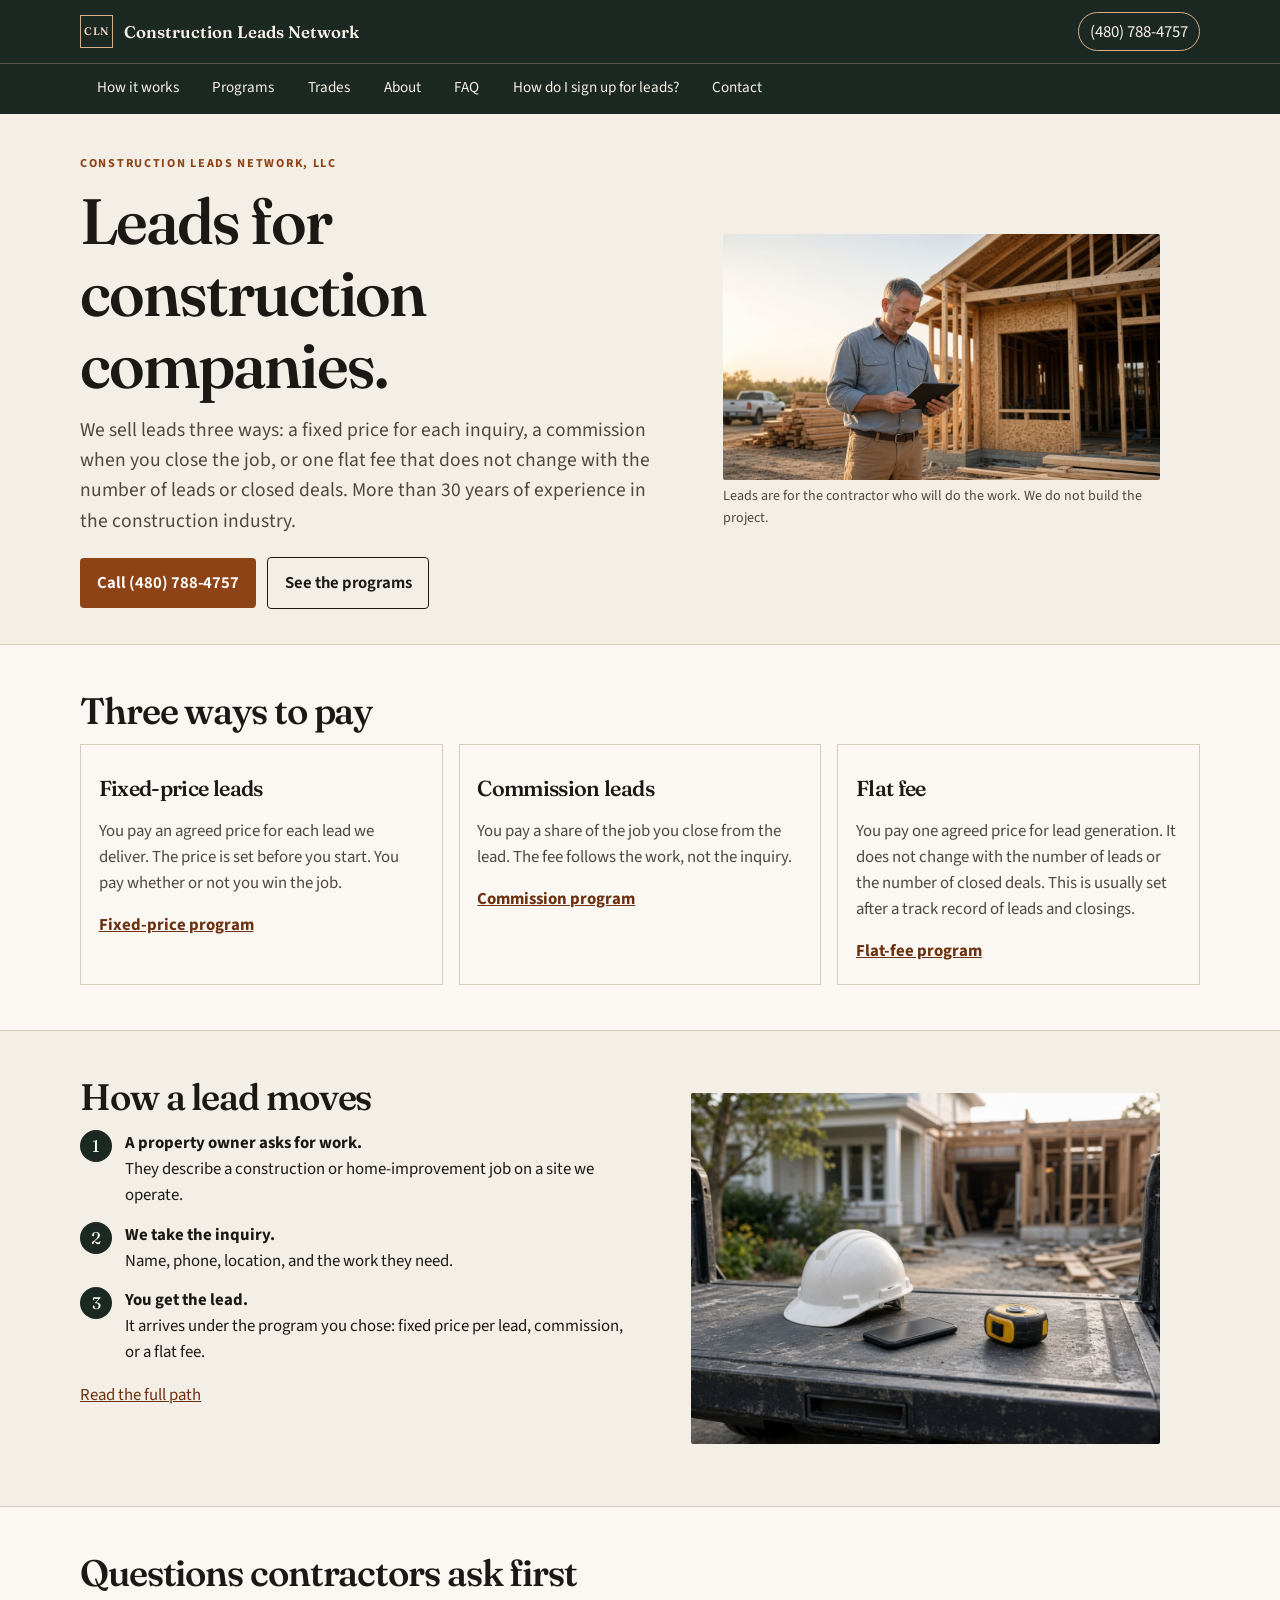
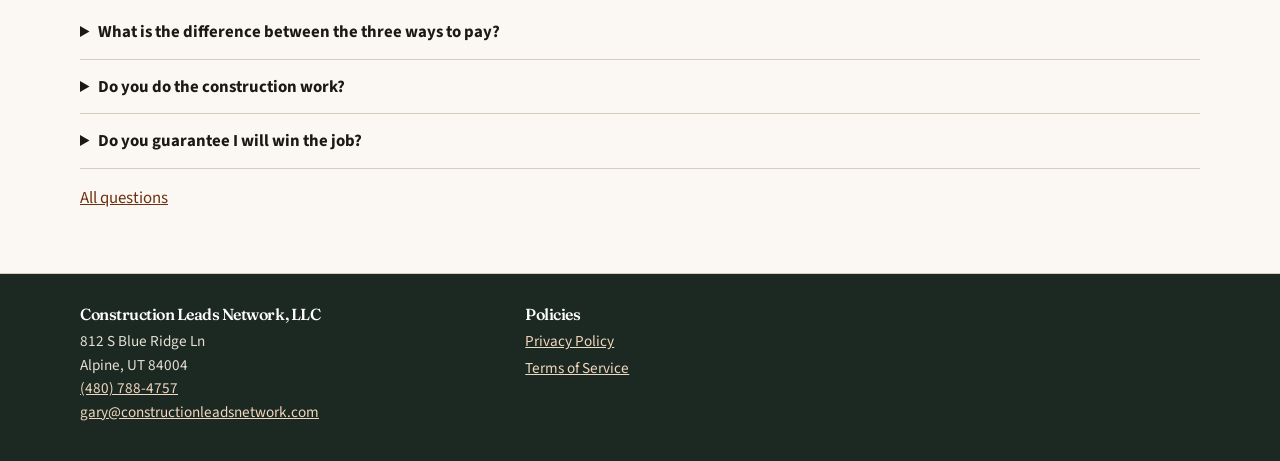
<file: index.html>
<!DOCTYPE html>
<html lang="en">
<head>
  <meta charset="utf-8">
  <meta name="viewport" content="width=device-width, initial-scale=1">
  <title>Construction Leads Network</title>
  <meta name="description" content="Construction Leads Network sells fixed-price, commission, and flat-fee leads to construction companies. More than 30 years of experience in the construction industry.">
  <link rel="preconnect" href="https://fonts.googleapis.com">
  <link rel="preconnect" href="https://fonts.gstatic.com" crossorigin>
  <link href="https://fonts.googleapis.com/css2?family=Fraunces:opsz,wght@9..144,560;9..144,640&family=Source+Sans+3:wght@400;600;700&display=swap" rel="stylesheet">
  <link rel="stylesheet" href="styles.css">
</head>
<body>
  <header class="site">
    <div class="wrap bar">
      <a class="brand" href="index.html"><span class="mark">CLN</span> Construction Leads Network</a>
      <a class="phone-link" href="tel:+14807884757">(480) 788-4757</a>
    </div>
    <nav class="company-tabs" aria-label="Company">
      <div class="wrap">
        <a href="how-it-works.html">How it works</a>
        <a href="programs.html">Programs</a>
        <a href="trades.html">Trades</a>
        <a href="about.html">About</a>
        <a href="faq.html">FAQ</a>
        <a href="sign-up.html">How do I sign up for leads?</a>
        <a href="contact.html">Contact</a>
      </div>
    </nav>
  </header>

  <main>
    <section class="hero">
      <div class="wrap hero-grid">
        <div>
          <p class="kicker">Construction Leads Network, LLC</p>
          <h1>Leads for construction companies.</h1>
          <p class="lede">We sell leads three ways: a fixed price for each inquiry, a commission when you close the job, or one flat fee that does not change with the number of leads or closed deals. More than 30 years of experience in the construction industry.</p>
          <div class="actions">
            <a class="btn" href="tel:+14807884757">Call (480) 788-4757</a>
            <a class="btn ghost" href="programs.html">See the programs</a>
          </div>
        </div>
        <figure class="frame">
          <img src="images/hero-job-site.jpg" alt="A contractor reviews a tablet beside a house under construction." width="1280" height="720">
          <figcaption class="caption">Leads are for the contractor who will do the work. We do not build the project.</figcaption>
        </figure>
      </div>
    </section>

    <section class="band">
      <div class="wrap">
        <h2>Three ways to pay</h2>
        <div class="grid-3">
          <article class="card">
            <h3>Fixed-price leads</h3>
            <p>You pay an agreed price for each lead we deliver. The price is set before you start. You pay whether or not you win the job.</p>
            <p><a class="more" href="programs.html">Fixed-price program</a></p>
          </article>
          <article class="card">
            <h3>Commission leads</h3>
            <p>You pay a share of the job you close from the lead. The fee follows the work, not the inquiry.</p>
            <p><a class="more" href="programs.html">Commission program</a></p>
          </article>
          <article class="card">
            <h3>Flat fee</h3>
            <p>You pay one agreed price for lead generation. It does not change with the number of leads or the number of closed deals. This is usually set after a track record of leads and closings.</p>
            <p><a class="more" href="programs.html">Flat-fee program</a></p>
          </article>
        </div>
      </div>
    </section>

    <section>
      <div class="wrap grid-2">
        <div>
          <h2>How a lead moves</h2>
          <ol class="steps">
            <li><span class="n">1</span><div><strong>A property owner asks for work.</strong><br>They describe a construction or home-improvement job on a site we operate.</div></li>
            <li><span class="n">2</span><div><strong>We take the inquiry.</strong><br>Name, phone, location, and the work they need.</div></li>
            <li><span class="n">3</span><div><strong>You get the lead.</strong><br>It arrives under the program you chose: fixed price per lead, commission, or a flat fee.</div></li>
          </ol>
          <p><a href="how-it-works.html">Read the full path</a></p>
        </div>
        <figure class="frame">
          <img src="images/lead-handoff.jpg" alt="A hard hat, phone, and tape measure on a truck tailgate at a job site." width="1152" height="864">
        </figure>
      </div>
    </section>

    <section class="band">
      <div class="wrap">
        <h2>Questions contractors ask first</h2>
        <details>
          <summary>What is the difference between the three ways to pay?</summary>
          <p>A fixed-price lead has one agreed cost for each inquiry. A commission lead is paid as a share of the job you close. A flat fee is one price for the lead-generation service, and it does not change with how many leads you get or how many deals you close. The flat fee is usually agreed after a track record of leads and closings.</p>
        </details>
        <details>
          <summary>Do you do the construction work?</summary>
          <p>No. We generate and deliver the lead. The contractor does the work and owns the customer relationship after the handoff.</p>
        </details>
        <details>
          <summary>Do you guarantee I will win the job?</summary>
          <p>No. A lead is an introduction to a property owner who asked for work. Hiring is between you and that owner.</p>
        </details>
        <p><a href="faq.html">All questions</a></p>
      </div>
    </section>
  </main>

  <footer class="site">
    <div class="wrap foot">
      <div>
        <h2>Construction Leads Network, LLC</h2>
        812 S Blue Ridge Ln<br>Alpine, UT 84004<br>
        <a href="tel:+14807884757">(480) 788-4757</a><br>
        <a href="mailto:gary@constructionleadsnetwork.com">gary@constructionleadsnetwork.com</a>
      </div>
      <div>
        <h2>Policies</h2>
        <ul>
          <li><a href="privacy.html">Privacy Policy</a></li>
          <li><a href="terms.html">Terms of Service</a></li>
        </ul>
      </div>
    </div>
  </footer>
</body>
</html>
</file>
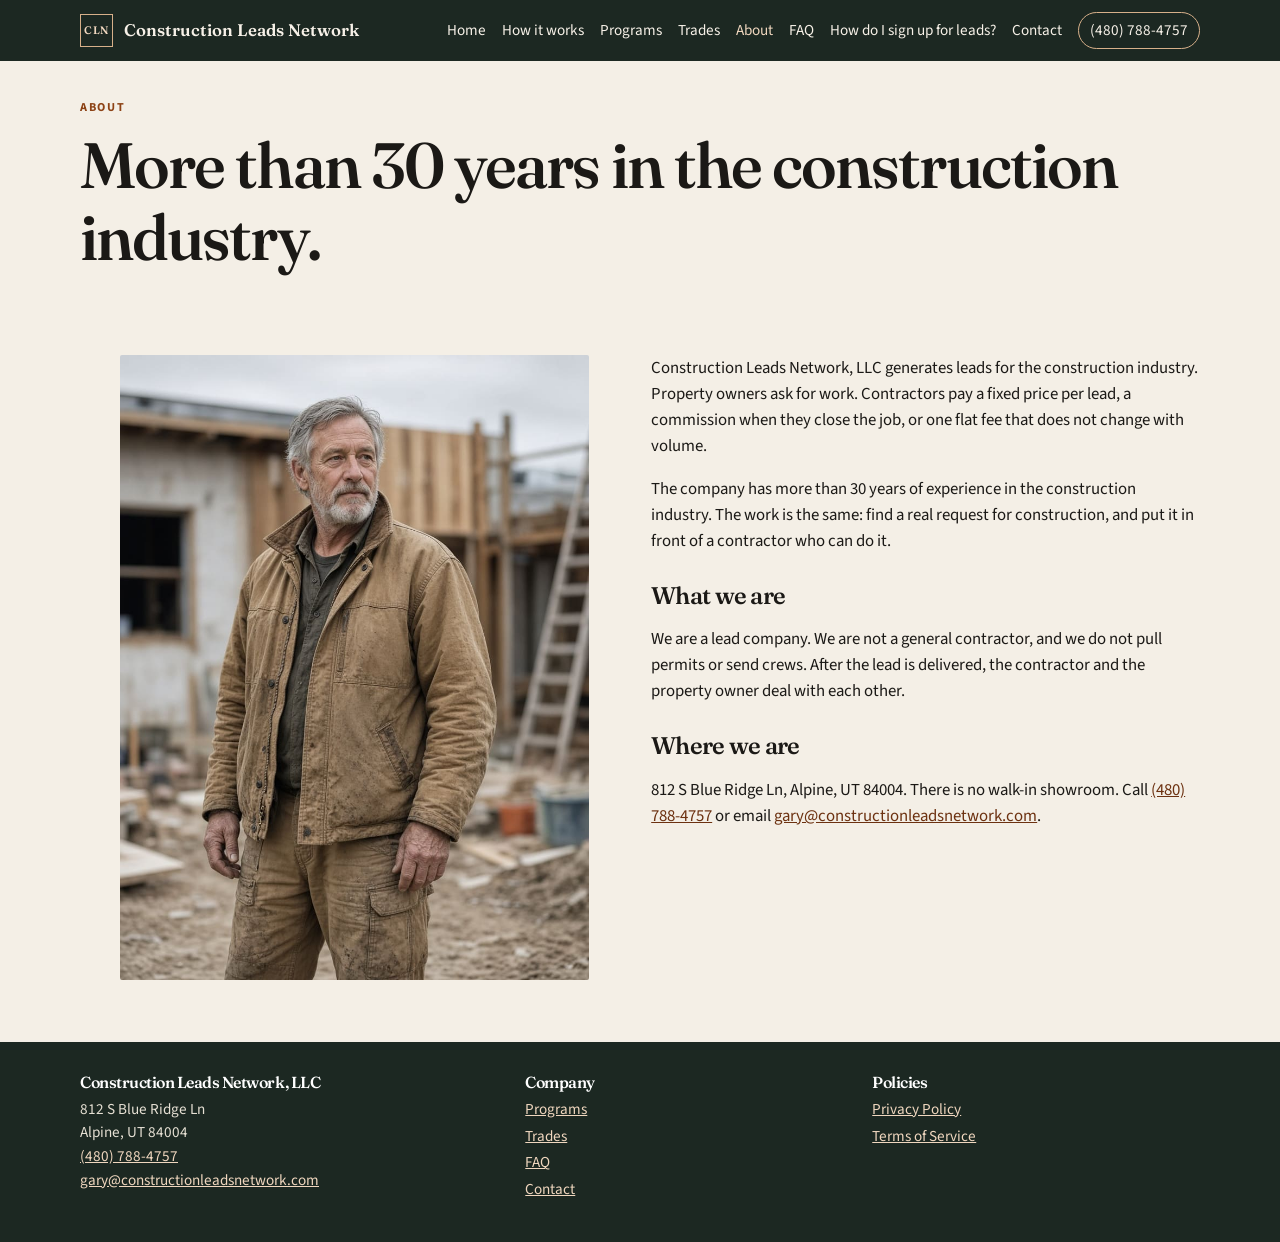
<file: about.html>
<!DOCTYPE html>
<html lang="en">
<head>
  <meta charset="utf-8">
  <meta name="viewport" content="width=device-width, initial-scale=1">
  <title>About · Construction Leads Network</title>
  <meta name="description" content="Construction Leads Network has more than 30 years of experience in the construction industry.">
  <link rel="preconnect" href="https://fonts.googleapis.com">
  <link rel="preconnect" href="https://fonts.gstatic.com" crossorigin>
  <link href="https://fonts.googleapis.com/css2?family=Fraunces:opsz,wght@9..144,560;9..144,640&family=Source+Sans+3:wght@400;600;700&display=swap" rel="stylesheet">
  <link rel="stylesheet" href="styles.css">
</head>
<body>
  <header class="site">
    <div class="wrap bar">
      <a class="brand" href="index.html"><span class="mark">CLN</span> Construction Leads Network</a>
      <nav>
        <a href="index.html">Home</a>
        <a href="how-it-works.html">How it works</a>
        <a href="programs.html">Programs</a>
        <a href="trades.html">Trades</a>
        <a href="about.html" aria-current="page">About</a>
        <a href="faq.html">FAQ</a>
        <a href="sign-up.html">How do I sign up for leads?</a>
        <a href="contact.html">Contact</a>
        <a class="phone-link" href="tel:+14807884757">(480) 788-4757</a>
      </nav>
    </div>
  </header>
  <main>
    <section class="page-intro">
      <div class="wrap">
        <p class="kicker">About</p>
        <h1>More than 30 years in the construction industry.</h1>
      </div>
    </section>
    <section>
      <div class="wrap grid-2">
        <figure class="frame">
          <img src="images/experienced-builder.jpg" alt="An experienced builder standing on a residential job site." width="864" height="1152">
        </figure>
        <div class="prose">
          <p>Construction Leads Network, LLC generates leads for the construction industry. Property owners ask for work. Contractors pay a fixed price per lead, a commission when they close the job, or one flat fee that does not change with volume.</p>
          <p>The company has more than 30 years of experience in the construction industry. The work is the same: find a real request for construction, and put it in front of a contractor who can do it.</p>
          <h2>What we are</h2>
          <p>We are a lead company. We are not a general contractor, and we do not pull permits or send crews. After the lead is delivered, the contractor and the property owner deal with each other.</p>
          <h2>Where we are</h2>
          <p>812 S Blue Ridge Ln, Alpine, UT 84004. There is no walk-in showroom. Call <a href="tel:+14807884757">(480) 788-4757</a> or email <a href="mailto:gary@constructionleadsnetwork.com">gary@constructionleadsnetwork.com</a>.</p>
        </div>
      </div>
    </section>
  </main>
  <footer class="site">
    <div class="wrap foot">
      <div>
        <h2>Construction Leads Network, LLC</h2>
        812 S Blue Ridge Ln<br>Alpine, UT 84004<br>
        <a href="tel:+14807884757">(480) 788-4757</a><br>
        <a href="mailto:gary@constructionleadsnetwork.com">gary@constructionleadsnetwork.com</a>
      </div>
      <div>
        <h2>Company</h2>
        <ul>
          <li><a href="programs.html">Programs</a></li>
          <li><a href="trades.html">Trades</a></li>
          <li><a href="faq.html">FAQ</a></li>
          <li><a href="contact.html">Contact</a></li>
        </ul>
      </div>
      <div>
        <h2>Policies</h2>
        <ul>
          <li><a href="privacy.html">Privacy Policy</a></li>
          <li><a href="terms.html">Terms of Service</a></li>
        </ul>
      </div>
    </div>
  </footer>
</body>
</html>
</file>
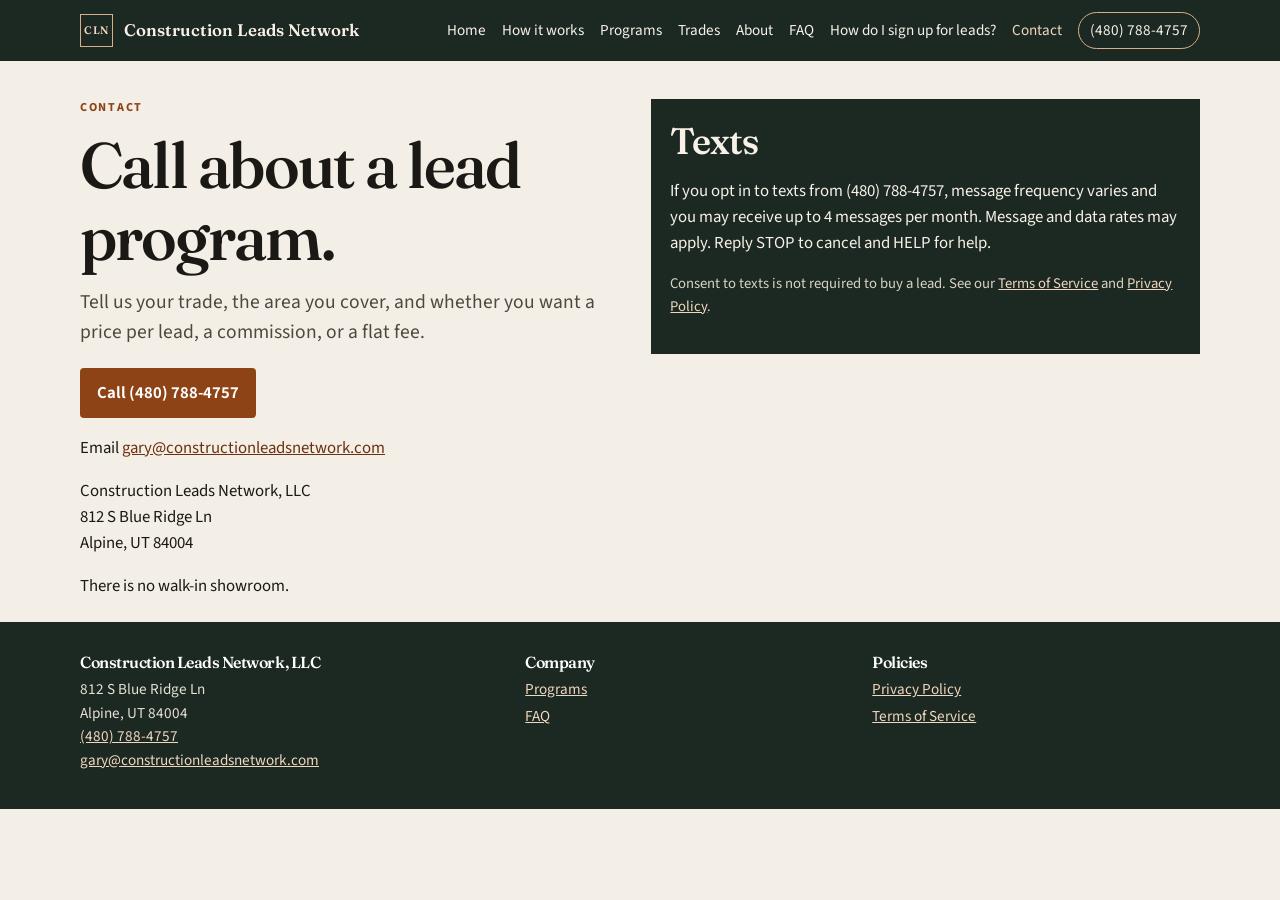
<file: contact.html>
<!DOCTYPE html>
<html lang="en">
<head>
  <meta charset="utf-8">
  <meta name="viewport" content="width=device-width, initial-scale=1">
  <title>Contact · Construction Leads Network</title>
  <meta name="description" content="Call Construction Leads Network at (480) 788-4757 about per-lead, commission, or flat-fee construction leads.">
  <link rel="preconnect" href="https://fonts.googleapis.com">
  <link rel="preconnect" href="https://fonts.gstatic.com" crossorigin>
  <link href="https://fonts.googleapis.com/css2?family=Fraunces:opsz,wght@9..144,560;9..144,640&family=Source+Sans+3:wght@400;600;700&display=swap" rel="stylesheet">
  <link rel="stylesheet" href="styles.css">
</head>
<body>
  <header class="site">
    <div class="wrap bar">
      <a class="brand" href="index.html"><span class="mark">CLN</span> Construction Leads Network</a>
      <nav>
        <a href="index.html">Home</a>
        <a href="how-it-works.html">How it works</a>
        <a href="programs.html">Programs</a>
        <a href="trades.html">Trades</a>
        <a href="about.html">About</a>
        <a href="faq.html">FAQ</a>
        <a href="sign-up.html">How do I sign up for leads?</a>
        <a href="contact.html" aria-current="page">Contact</a>
        <a class="phone-link" href="tel:+14807884757">(480) 788-4757</a>
      </nav>
    </div>
  </header>
  <main>
    <section class="page-intro">
      <div class="wrap grid-2">
        <div>
          <p class="kicker">Contact</p>
          <h1>Call about a lead program.</h1>
          <p class="lede">Tell us your trade, the area you cover, and whether you want a price per lead, a commission, or a flat fee.</p>
          <p><a class="btn" href="tel:+14807884757">Call (480) 788-4757</a></p>
          <p>Email <a href="mailto:gary@constructionleadsnetwork.com">gary@constructionleadsnetwork.com</a></p>
          <p>Construction Leads Network, LLC<br>812 S Blue Ridge Ln<br>Alpine, UT 84004</p>
          <p>There is no walk-in showroom.</p>
        </div>
        <aside class="callout">
          <h2>Texts</h2>
          <p>If you opt in to texts from (480) 788-4757, message frequency varies and you may receive up to 4 messages per month. Message and data rates may apply. Reply STOP to cancel and HELP for help.</p>
          <p class="fine">Consent to texts is not required to buy a lead. See our <a href="terms.html">Terms of Service</a> and <a href="privacy.html">Privacy Policy</a>.</p>
        </aside>
      </div>
    </section>
  </main>
  <footer class="site">
    <div class="wrap foot">
      <div>
        <h2>Construction Leads Network, LLC</h2>
        812 S Blue Ridge Ln<br>Alpine, UT 84004<br>
        <a href="tel:+14807884757">(480) 788-4757</a><br>
        <a href="mailto:gary@constructionleadsnetwork.com">gary@constructionleadsnetwork.com</a>
      </div>
      <div>
        <h2>Company</h2>
        <ul>
          <li><a href="programs.html">Programs</a></li>
          <li><a href="faq.html">FAQ</a></li>
        </ul>
      </div>
      <div>
        <h2>Policies</h2>
        <ul>
          <li><a href="privacy.html">Privacy Policy</a></li>
          <li><a href="terms.html">Terms of Service</a></li>
        </ul>
      </div>
    </div>
  </footer>
</body>
</html>
</file>
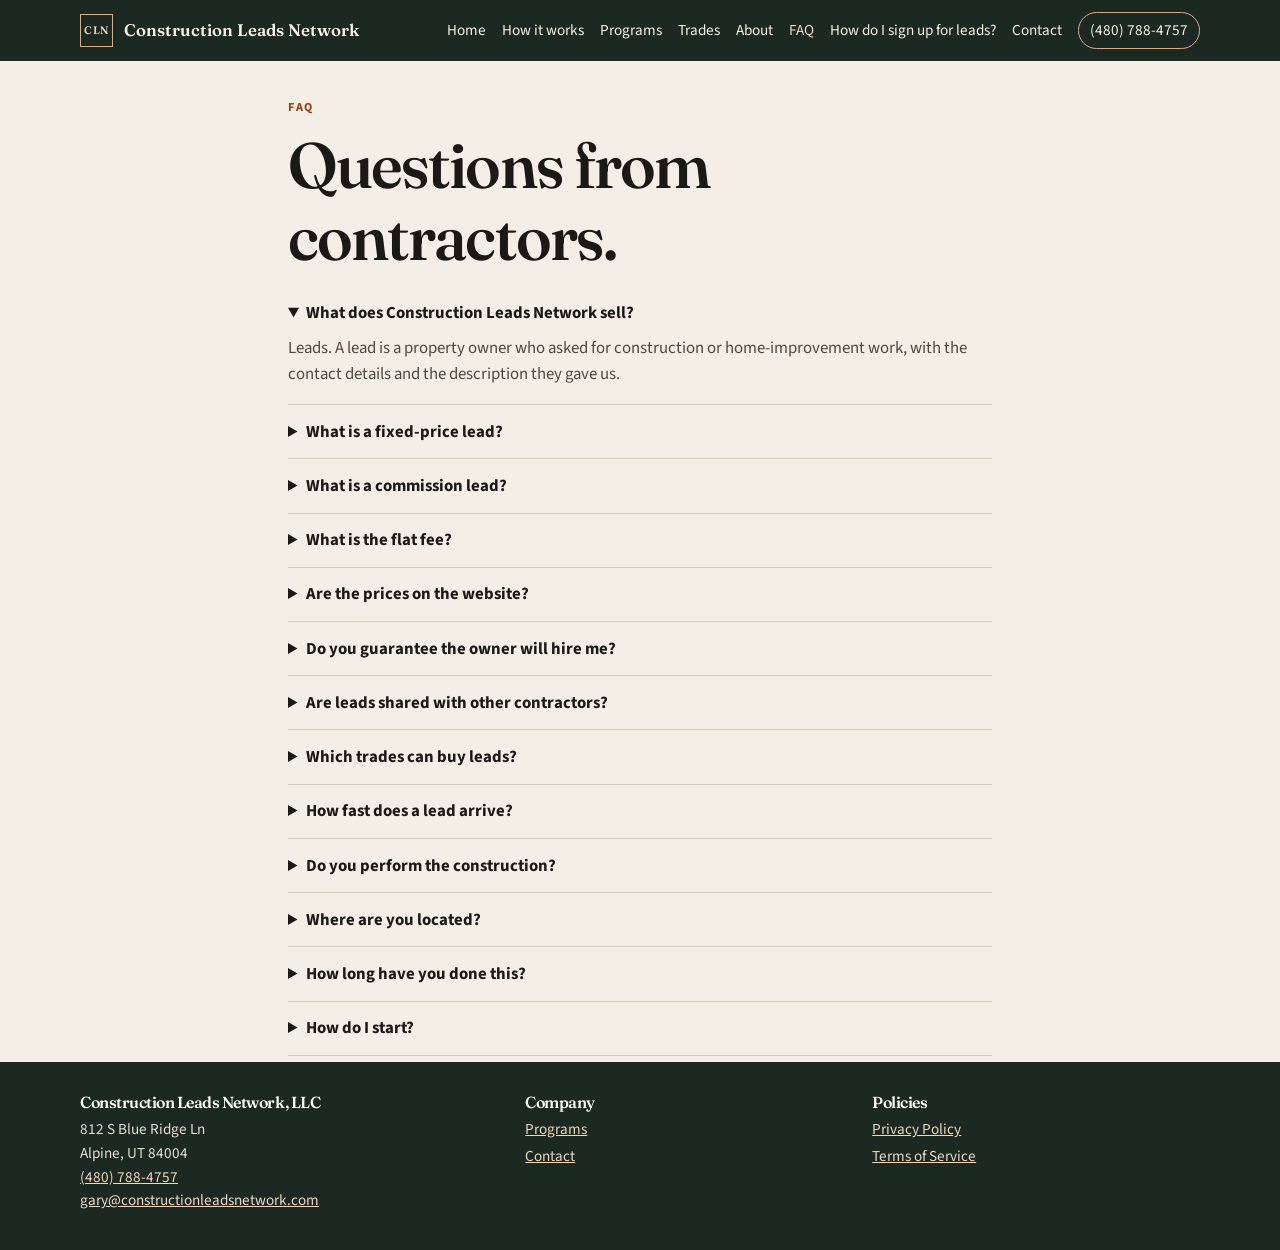
<file: faq.html>
<!DOCTYPE html>
<html lang="en">
<head>
  <meta charset="utf-8">
  <meta name="viewport" content="width=device-width, initial-scale=1">
  <title>FAQ · Construction Leads Network</title>
  <meta name="description" content="Answers about fixed-price leads, commission leads, flat fees, and how Construction Leads Network works.">
  <link rel="preconnect" href="https://fonts.googleapis.com">
  <link rel="preconnect" href="https://fonts.gstatic.com" crossorigin>
  <link href="https://fonts.googleapis.com/css2?family=Fraunces:opsz,wght@9..144,560;9..144,640&family=Source+Sans+3:wght@400;600;700&display=swap" rel="stylesheet">
  <link rel="stylesheet" href="styles.css">
</head>
<body>
  <header class="site">
    <div class="wrap bar">
      <a class="brand" href="index.html"><span class="mark">CLN</span> Construction Leads Network</a>
      <nav>
        <a href="index.html">Home</a>
        <a href="how-it-works.html">How it works</a>
        <a href="programs.html">Programs</a>
        <a href="trades.html">Trades</a>
        <a href="about.html">About</a>
        <a href="faq.html" aria-current="page">FAQ</a>
        <a href="sign-up.html">How do I sign up for leads?</a>
        <a href="contact.html">Contact</a>
        <a class="phone-link" href="tel:+14807884757">(480) 788-4757</a>
      </nav>
    </div>
  </header>
  <main>
    <section class="page-intro">
      <div class="wrap prose">
        <p class="kicker">FAQ</p>
        <h1>Questions from contractors.</h1>
        <details open>
          <summary>What does Construction Leads Network sell?</summary>
          <p>Leads. A lead is a property owner who asked for construction or home-improvement work, with the contact details and the description they gave us.</p>
        </details>
        <details>
          <summary>What is a fixed-price lead?</summary>
          <p>You pay an agreed price for each lead. The price is set before delivery. You pay it whether or not you win the job.</p>
        </details>
        <details>
          <summary>What is a commission lead?</summary>
          <p>You pay an agreed share of the job you close from that lead. If you do not close the job, you do not pay a commission on it.</p>
        </details>
        <details>
          <summary>What is the flat fee?</summary>
          <p>One agreed price for lead generation. It does not change with the number of leads or the number of closed deals. It is usually agreed after a track record of leads and closings has been established.</p>
        </details>
        <details>
          <summary>Are the prices on the website?</summary>
          <p>No. The per-lead price, the commission rate, and the flat fee depend on the trade and the agreement. Call (480) 788-4757 and we will quote the terms.</p>
        </details>
        <details>
          <summary>Do you guarantee the owner will hire me?</summary>
          <p>No. We introduce you to someone who asked for work. The hire is between you and the owner.</p>
        </details>
        <details>
          <summary>Are leads shared with other contractors?</summary>
          <p>That is part of the agreement for your program. Ask when you call. We will tell you, before you start, whether a lead goes to one contractor or more than one.</p>
        </details>
        <details>
          <summary>Which trades can buy leads?</summary>
          <p>Residential construction and home-improvement trades, including remodeling, roofing, concrete, electrical, plumbing, HVAC, painting, and related work. See the <a href="trades.html">trades list</a>. If yours is missing, call and ask.</p>
        </details>
        <details>
          <summary>How fast does a lead arrive?</summary>
          <p>We send a lead after the property owner submits the request. We do not promise a daily count.</p>
        </details>
        <details>
          <summary>Do you perform the construction?</summary>
          <p>No. We do not bid the job, pull the permit, or send a crew.</p>
        </details>
        <details>
          <summary>Where are you located?</summary>
          <p>812 S Blue Ridge Ln, Alpine, UT 84004. There is no walk-in showroom. Phone (480) 788-4757. Email gary@constructionleadsnetwork.com.</p>
        </details>
        <details>
          <summary>How long have you done this?</summary>
          <p>More than 30 years.</p>
        </details>
        <details>
          <summary>How do I start?</summary>
          <p>Call <a href="tel:+14807884757">(480) 788-4757</a> or follow <a href="sign-up.html">How do I sign up for leads?</a> We will ask your trade, the area you cover, and whether you want per-lead, commission, or flat-fee pricing.</p>
        </details>
      </div>
    </section>
  </main>
  <footer class="site">
    <div class="wrap foot">
      <div>
        <h2>Construction Leads Network, LLC</h2>
        812 S Blue Ridge Ln<br>Alpine, UT 84004<br>
        <a href="tel:+14807884757">(480) 788-4757</a><br>
        <a href="mailto:gary@constructionleadsnetwork.com">gary@constructionleadsnetwork.com</a>
      </div>
      <div>
        <h2>Company</h2>
        <ul>
          <li><a href="programs.html">Programs</a></li>
          <li><a href="contact.html">Contact</a></li>
        </ul>
      </div>
      <div>
        <h2>Policies</h2>
        <ul>
          <li><a href="privacy.html">Privacy Policy</a></li>
          <li><a href="terms.html">Terms of Service</a></li>
        </ul>
      </div>
    </div>
  </footer>
</body>
</html>
</file>
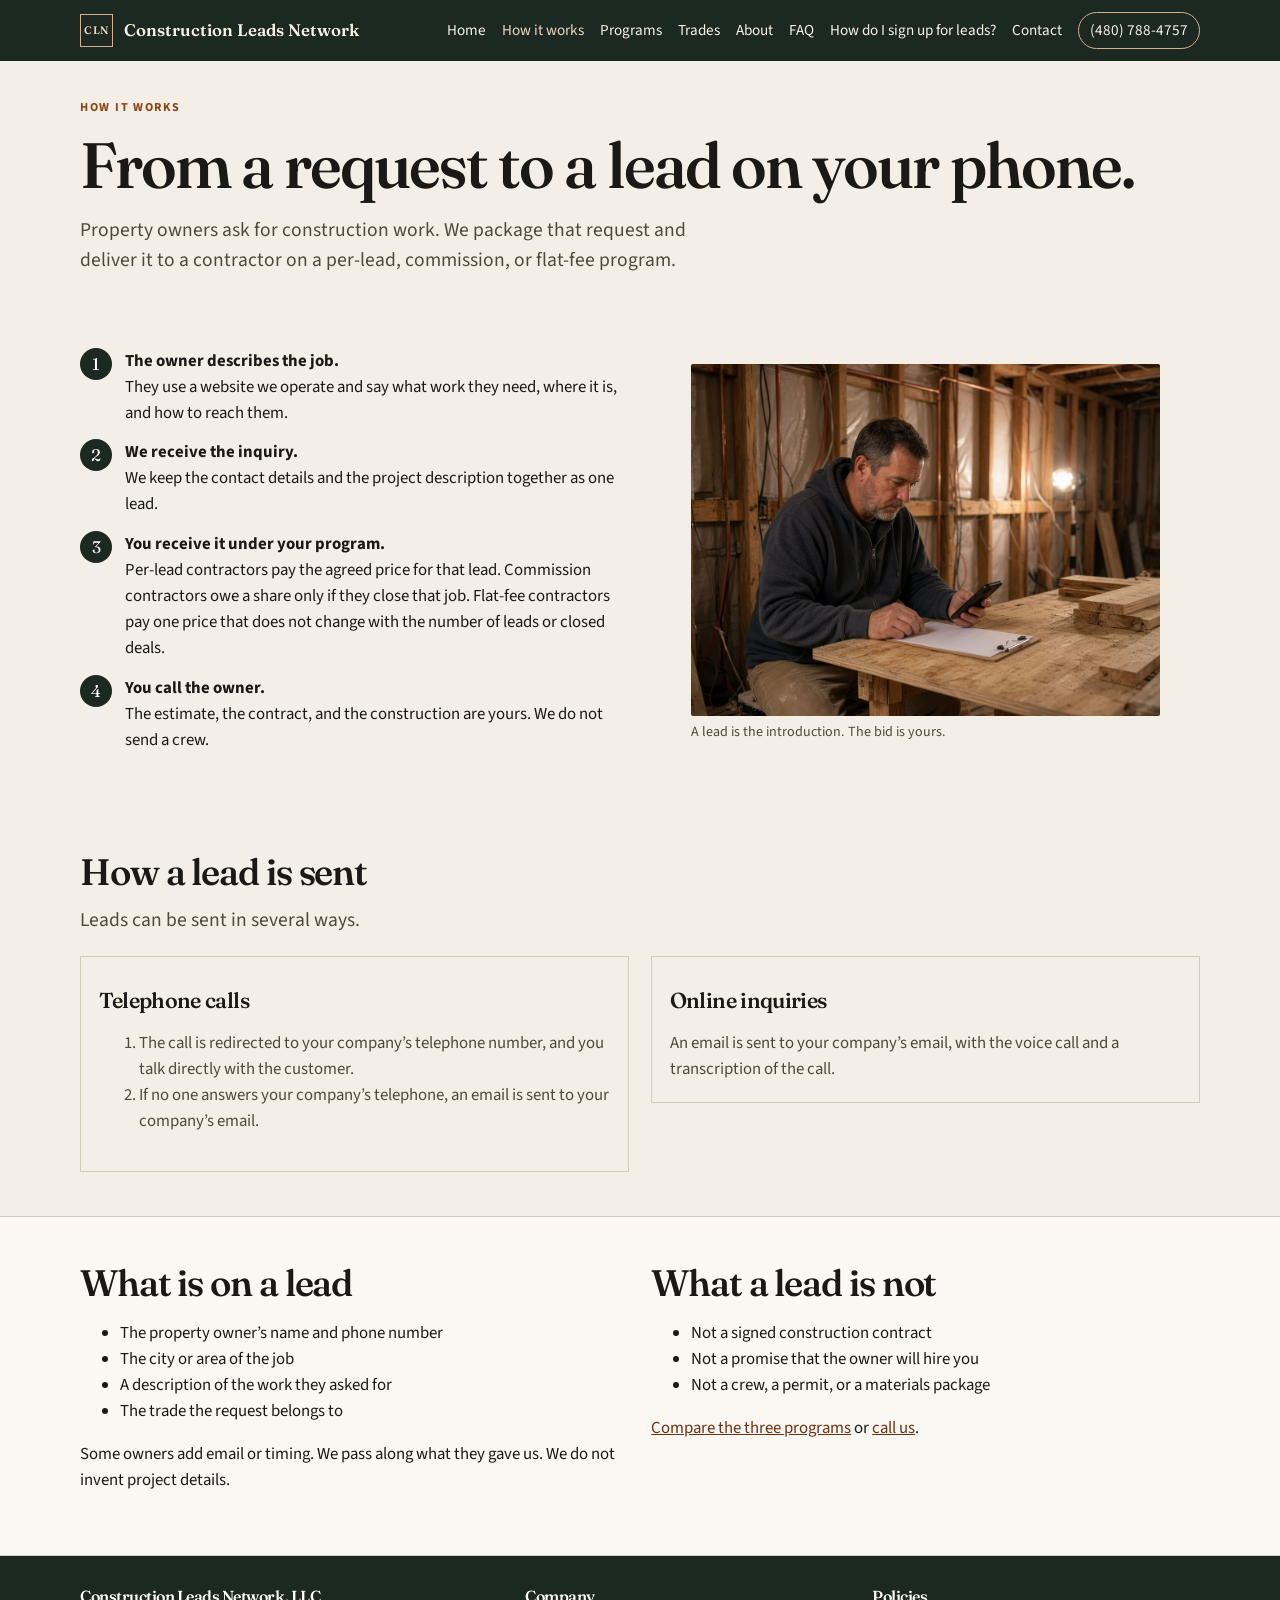
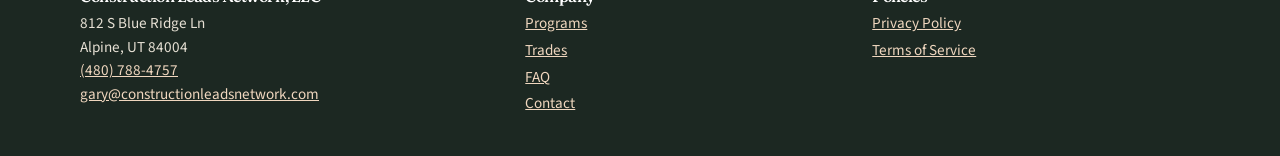
<file: how-it-works.html>
<!DOCTYPE html>
<html lang="en">
<head>
  <meta charset="utf-8">
  <meta name="viewport" content="width=device-width, initial-scale=1">
  <title>How it works · Construction Leads Network</title>
  <meta name="description" content="How Construction Leads Network takes a property-owner inquiry and delivers it to a construction contractor.">
  <link rel="preconnect" href="https://fonts.googleapis.com">
  <link rel="preconnect" href="https://fonts.gstatic.com" crossorigin>
  <link href="https://fonts.googleapis.com/css2?family=Fraunces:opsz,wght@9..144,560;9..144,640&family=Source+Sans+3:wght@400;600;700&display=swap" rel="stylesheet">
  <link rel="stylesheet" href="styles.css">
</head>
<body>
  <header class="site">
    <div class="wrap bar">
      <a class="brand" href="index.html"><span class="mark">CLN</span> Construction Leads Network</a>
      <nav>
        <a href="index.html">Home</a>
        <a href="how-it-works.html" aria-current="page">How it works</a>
        <a href="programs.html">Programs</a>
        <a href="trades.html">Trades</a>
        <a href="about.html">About</a>
        <a href="faq.html">FAQ</a>
        <a href="sign-up.html">How do I sign up for leads?</a>
        <a href="contact.html">Contact</a>
        <a class="phone-link" href="tel:+14807884757">(480) 788-4757</a>
      </nav>
    </div>
  </header>
  <main>
    <section class="page-intro">
      <div class="wrap">
        <p class="kicker">How it works</p>
        <h1>From a request to a lead on your phone.</h1>
        <p class="lede">Property owners ask for construction work. We package that request and deliver it to a contractor on a per-lead, commission, or flat-fee program.</p>
      </div>
    </section>
    <section>
      <div class="wrap grid-2">
        <ol class="steps">
          <li><span class="n">1</span><div><strong>The owner describes the job.</strong><br>They use a website we operate and say what work they need, where it is, and how to reach them.</div></li>
          <li><span class="n">2</span><div><strong>We receive the inquiry.</strong><br>We keep the contact details and the project description together as one lead.</div></li>
          <li><span class="n">3</span><div><strong>You receive it under your program.</strong><br>Per-lead contractors pay the agreed price for that lead. Commission contractors owe a share only if they close that job. Flat-fee contractors pay one price that does not change with the number of leads or closed deals.</div></li>
          <li><span class="n">4</span><div><strong>You call the owner.</strong><br>The estimate, the contract, and the construction are yours. We do not send a crew.</div></li>
        </ol>
        <figure class="frame">
          <img src="images/fixed-price-review.jpg" alt="A contractor checks a phone beside a blank clipboard inside a framed house." width="1152" height="864">
          <figcaption class="caption">A lead is the introduction. The bid is yours.</figcaption>
        </figure>
      </div>
    </section>
    <section id="how-leads-are-sent">
      <div class="wrap">
        <h2>How a lead is sent</h2>
        <p class="lede">Leads can be sent in several ways.</p>
        <div class="grid-2">
          <article class="card">
            <h3>Telephone calls</h3>
            <ol>
              <li>The call is redirected to your company’s telephone number, and you talk directly with the customer.</li>
              <li>If no one answers your company’s telephone, an email is sent to your company’s email.</li>
            </ol>
          </article>
          <article class="card">
            <h3>Online inquiries</h3>
            <p>An email is sent to your company’s email, with the voice call and a transcription of the call.</p>
          </article>
        </div>
      </div>
    </section>
    <section class="band">
      <div class="wrap grid-2">
        <div>
          <h2>What is on a lead</h2>
          <ul>
            <li>The property owner’s name and phone number</li>
            <li>The city or area of the job</li>
            <li>A description of the work they asked for</li>
            <li>The trade the request belongs to</li>
          </ul>
          <p>Some owners add email or timing. We pass along what they gave us. We do not invent project details.</p>
        </div>
        <div>
          <h2>What a lead is not</h2>
          <ul>
            <li>Not a signed construction contract</li>
            <li>Not a promise that the owner will hire you</li>
            <li>Not a crew, a permit, or a materials package</li>
          </ul>
          <p><a href="programs.html">Compare the three programs</a> or <a href="contact.html">call us</a>.</p>
        </div>
      </div>
    </section>
  </main>
  <footer class="site">
    <div class="wrap foot">
      <div>
        <h2>Construction Leads Network, LLC</h2>
        812 S Blue Ridge Ln<br>Alpine, UT 84004<br>
        <a href="tel:+14807884757">(480) 788-4757</a><br>
        <a href="mailto:gary@constructionleadsnetwork.com">gary@constructionleadsnetwork.com</a>
      </div>
      <div>
        <h2>Company</h2>
        <ul>
          <li><a href="programs.html">Programs</a></li>
          <li><a href="trades.html">Trades</a></li>
          <li><a href="faq.html">FAQ</a></li>
          <li><a href="contact.html">Contact</a></li>
        </ul>
      </div>
      <div>
        <h2>Policies</h2>
        <ul>
          <li><a href="privacy.html">Privacy Policy</a></li>
          <li><a href="terms.html">Terms of Service</a></li>
        </ul>
      </div>
    </div>
  </footer>
</body>
</html>
</file>
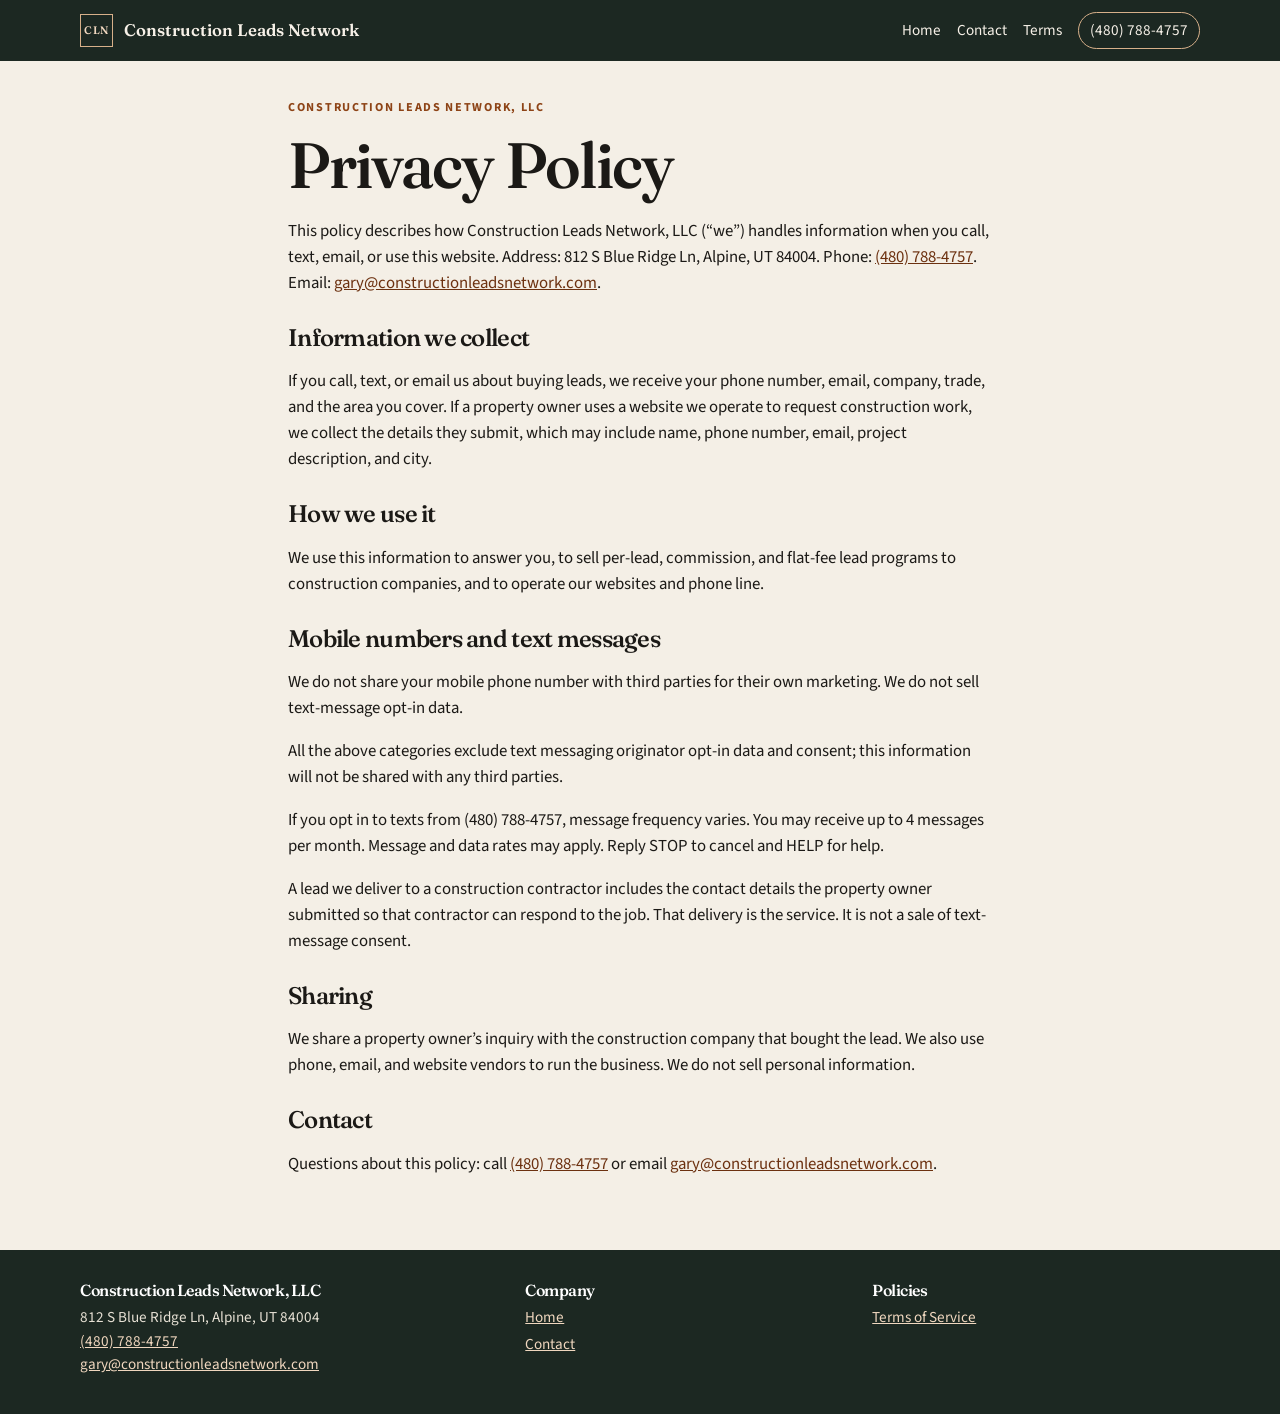
<file: privacy.html>
<!DOCTYPE html>
<html lang="en">
<head>
  <meta charset="utf-8">
  <meta name="viewport" content="width=device-width, initial-scale=1">
  <title>Privacy Policy · Construction Leads Network</title>
  <link rel="preconnect" href="https://fonts.googleapis.com">
  <link rel="preconnect" href="https://fonts.gstatic.com" crossorigin>
  <link href="https://fonts.googleapis.com/css2?family=Fraunces:opsz,wght@9..144,560;9..144,640&family=Source+Sans+3:wght@400;600;700&display=swap" rel="stylesheet">
  <link rel="stylesheet" href="styles.css">
</head>
<body>
  <header class="site">
    <div class="wrap bar">
      <a class="brand" href="index.html"><span class="mark">CLN</span> Construction Leads Network</a>
      <nav>
        <a href="index.html">Home</a>
        <a href="contact.html">Contact</a>
        <a href="terms.html">Terms</a>
        <a class="phone-link" href="tel:+14807884757">(480) 788-4757</a>
      </nav>
    </div>
  </header>
  <main class="wrap prose" style="padding: 2.4rem 0 3.5rem;">
    <p class="kicker">Construction Leads Network, LLC</p>
    <h1>Privacy Policy</h1>
    <p>This policy describes how Construction Leads Network, LLC (“we”) handles information when you call, text, email, or use this website. Address: 812 S Blue Ridge Ln, Alpine, UT 84004. Phone: <a href="tel:+14807884757">(480) 788-4757</a>. Email: <a href="mailto:gary@constructionleadsnetwork.com">gary@constructionleadsnetwork.com</a>.</p>

    <h2>Information we collect</h2>
    <p>If you call, text, or email us about buying leads, we receive your phone number, email, company, trade, and the area you cover. If a property owner uses a website we operate to request construction work, we collect the details they submit, which may include name, phone number, email, project description, and city.</p>

    <h2>How we use it</h2>
    <p>We use this information to answer you, to sell per-lead, commission, and flat-fee lead programs to construction companies, and to operate our websites and phone line.</p>

    <h2>Mobile numbers and text messages</h2>
    <p>We do not share your mobile phone number with third parties for their own marketing. We do not sell text-message opt-in data.</p>
    <p>All the above categories exclude text messaging originator opt-in data and consent; this information will not be shared with any third parties.</p>
    <p>If you opt in to texts from (480) 788-4757, message frequency varies. You may receive up to 4 messages per month. Message and data rates may apply. Reply STOP to cancel and HELP for help.</p>
    <p>A lead we deliver to a construction contractor includes the contact details the property owner submitted so that contractor can respond to the job. That delivery is the service. It is not a sale of text-message consent.</p>

    <h2>Sharing</h2>
    <p>We share a property owner’s inquiry with the construction company that bought the lead. We also use phone, email, and website vendors to run the business. We do not sell personal information.</p>

    <h2>Contact</h2>
    <p>Questions about this policy: call <a href="tel:+14807884757">(480) 788-4757</a> or email <a href="mailto:gary@constructionleadsnetwork.com">gary@constructionleadsnetwork.com</a>.</p>
  </main>
  <footer class="site">
    <div class="wrap foot">
      <div>
        <h2>Construction Leads Network, LLC</h2>
        812 S Blue Ridge Ln, Alpine, UT 84004<br>
        <a href="tel:+14807884757">(480) 788-4757</a><br>
        <a href="mailto:gary@constructionleadsnetwork.com">gary@constructionleadsnetwork.com</a>
      </div>
      <div>
        <h2>Company</h2>
        <ul><li><a href="index.html">Home</a></li><li><a href="contact.html">Contact</a></li></ul>
      </div>
      <div>
        <h2>Policies</h2>
        <ul><li><a href="terms.html">Terms of Service</a></li></ul>
      </div>
    </div>
  </footer>
</body>
</html>
</file>
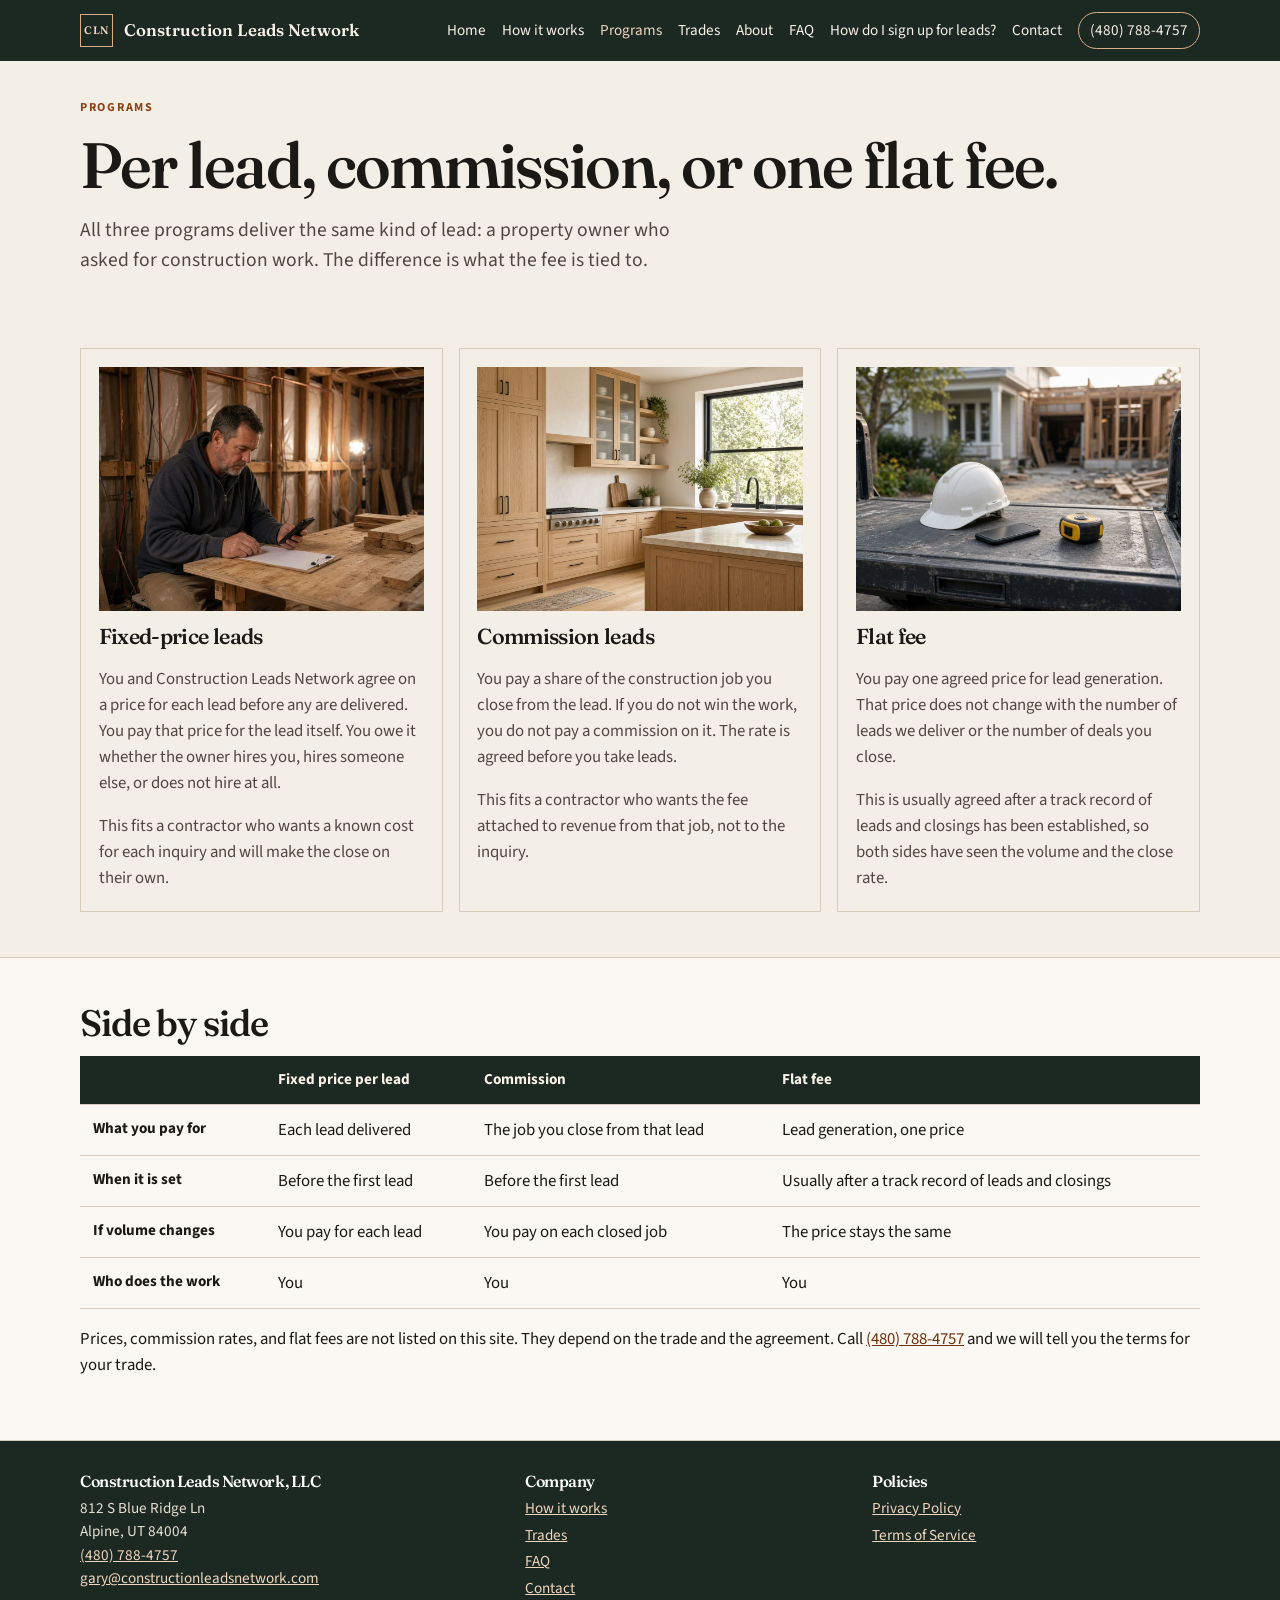
<file: programs.html>
<!DOCTYPE html>
<html lang="en">
<head>
  <meta charset="utf-8">
  <meta name="viewport" content="width=device-width, initial-scale=1">
  <title>Lead programs · Construction Leads Network</title>
  <meta name="description" content="Fixed-price leads, commission leads, and a flat fee for construction contractors.">
  <link rel="preconnect" href="https://fonts.googleapis.com">
  <link rel="preconnect" href="https://fonts.gstatic.com" crossorigin>
  <link href="https://fonts.googleapis.com/css2?family=Fraunces:opsz,wght@9..144,560;9..144,640&family=Source+Sans+3:wght@400;600;700&display=swap" rel="stylesheet">
  <link rel="stylesheet" href="styles.css">
</head>
<body>
  <header class="site">
    <div class="wrap bar">
      <a class="brand" href="index.html"><span class="mark">CLN</span> Construction Leads Network</a>
      <nav>
        <a href="index.html">Home</a>
        <a href="how-it-works.html">How it works</a>
        <a href="programs.html" aria-current="page">Programs</a>
        <a href="trades.html">Trades</a>
        <a href="about.html">About</a>
        <a href="faq.html">FAQ</a>
        <a href="sign-up.html">How do I sign up for leads?</a>
        <a href="contact.html">Contact</a>
        <a class="phone-link" href="tel:+14807884757">(480) 788-4757</a>
      </nav>
    </div>
  </header>
  <main>
    <section class="page-intro">
      <div class="wrap">
        <p class="kicker">Programs</p>
        <h1>Per lead, commission, or one flat fee.</h1>
        <p class="lede">All three programs deliver the same kind of lead: a property owner who asked for construction work. The difference is what the fee is tied to.</p>
      </div>
    </section>
    <section>
      <div class="wrap grid-3">
        <article class="card">
          <img src="images/fixed-price-review.jpg" alt="A contractor reviews a lead on a phone at a remodel." width="1152" height="864">
          <h3>Fixed-price leads</h3>
          <p>You and Construction Leads Network agree on a price for each lead before any are delivered. You pay that price for the lead itself. You owe it whether the owner hires you, hires someone else, or does not hire at all.</p>
          <p>This fits a contractor who wants a known cost for each inquiry and will make the close on their own.</p>
        </article>
        <article class="card">
          <img src="images/finished-remodel.jpg" alt="A finished residential kitchen after a remodel." width="1152" height="864">
          <h3>Commission leads</h3>
          <p>You pay a share of the construction job you close from the lead. If you do not win the work, you do not pay a commission on it. The rate is agreed before you take leads.</p>
          <p>This fits a contractor who wants the fee attached to revenue from that job, not to the inquiry.</p>
        </article>
        <article class="card">
          <img src="images/lead-handoff.jpg" alt="A phone and hard hat on a truck tailgate at a job site." width="1152" height="864">
          <h3>Flat fee</h3>
          <p>You pay one agreed price for lead generation. That price does not change with the number of leads we deliver or the number of deals you close.</p>
          <p>This is usually agreed after a track record of leads and closings has been established, so both sides have seen the volume and the close rate.</p>
        </article>
      </div>
    </section>
    <section class="band">
      <div class="wrap">
        <h2>Side by side</h2>
        <div class="table-wrap">
        <table>
          <thead>
            <tr><th></th><th>Fixed price per lead</th><th>Commission</th><th>Flat fee</th></tr>
          </thead>
          <tbody>
            <tr><th>What you pay for</th><td>Each lead delivered</td><td>The job you close from that lead</td><td>Lead generation, one price</td></tr>
            <tr><th>When it is set</th><td>Before the first lead</td><td>Before the first lead</td><td>Usually after a track record of leads and closings</td></tr>
            <tr><th>If volume changes</th><td>You pay for each lead</td><td>You pay on each closed job</td><td>The price stays the same</td></tr>
            <tr><th>Who does the work</th><td>You</td><td>You</td><td>You</td></tr>
          </tbody>
        </table>
        </div>
        <p>Prices, commission rates, and flat fees are not listed on this site. They depend on the trade and the agreement. Call <a href="tel:+14807884757">(480) 788-4757</a> and we will tell you the terms for your trade.</p>
      </div>
    </section>
  </main>
  <footer class="site">
    <div class="wrap foot">
      <div>
        <h2>Construction Leads Network, LLC</h2>
        812 S Blue Ridge Ln<br>Alpine, UT 84004<br>
        <a href="tel:+14807884757">(480) 788-4757</a><br>
        <a href="mailto:gary@constructionleadsnetwork.com">gary@constructionleadsnetwork.com</a>
      </div>
      <div>
        <h2>Company</h2>
        <ul>
          <li><a href="how-it-works.html">How it works</a></li>
          <li><a href="trades.html">Trades</a></li>
          <li><a href="faq.html">FAQ</a></li>
          <li><a href="contact.html">Contact</a></li>
        </ul>
      </div>
      <div>
        <h2>Policies</h2>
        <ul>
          <li><a href="privacy.html">Privacy Policy</a></li>
          <li><a href="terms.html">Terms of Service</a></li>
        </ul>
      </div>
    </div>
  </footer>
</body>
</html>
</file>
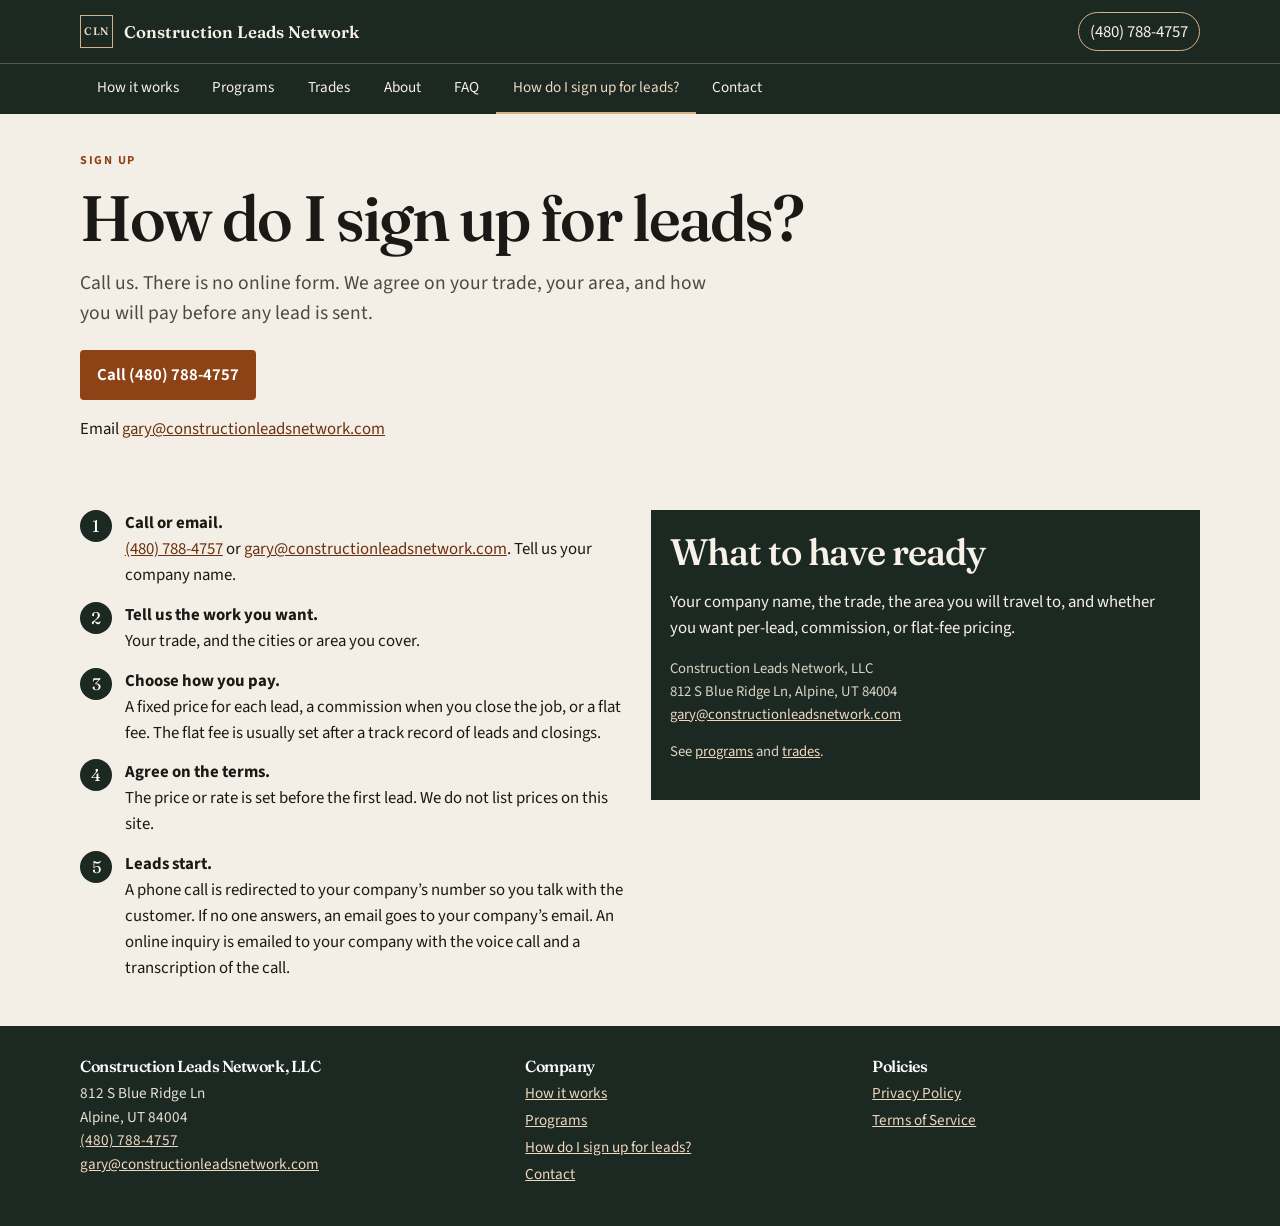
<file: sign-up.html>
<!DOCTYPE html>
<html lang="en">
<head>
  <meta charset="utf-8">
  <meta name="viewport" content="width=device-width, initial-scale=1">
  <title>How do I sign up for leads? · Construction Leads Network</title>
  <meta name="description" content="Call Construction Leads Network to sign up for fixed-price, commission, or flat-fee construction leads.">
  <link rel="preconnect" href="https://fonts.googleapis.com">
  <link rel="preconnect" href="https://fonts.gstatic.com" crossorigin>
  <link href="https://fonts.googleapis.com/css2?family=Fraunces:opsz,wght@9..144,560;9..144,640&family=Source+Sans+3:wght@400;600;700&display=swap" rel="stylesheet">
  <link rel="stylesheet" href="styles.css">
</head>
<body>
  <header class="site">
    <div class="wrap bar">
      <a class="brand" href="index.html"><span class="mark">CLN</span> Construction Leads Network</a>
      <a class="phone-link" href="tel:+14807884757">(480) 788-4757</a>
    </div>
    <nav class="company-tabs" aria-label="Company">
      <div class="wrap">
        <a href="how-it-works.html">How it works</a>
        <a href="programs.html">Programs</a>
        <a href="trades.html">Trades</a>
        <a href="about.html">About</a>
        <a href="faq.html">FAQ</a>
        <a href="sign-up.html" aria-current="page">How do I sign up for leads?</a>
        <a href="contact.html">Contact</a>
      </div>
    </nav>
  </header>
  <main>
    <section class="page-intro">
      <div class="wrap">
        <p class="kicker">Sign up</p>
        <h1>How do I sign up for leads?</h1>
        <p class="lede">Call us. There is no online form. We agree on your trade, your area, and how you will pay before any lead is sent.</p>
        <p><a class="btn" href="tel:+14807884757">Call (480) 788-4757</a></p>
        <p>Email <a href="mailto:gary@constructionleadsnetwork.com">gary@constructionleadsnetwork.com</a></p>
      </div>
    </section>
    <section>
      <div class="wrap grid-2">
        <ol class="steps">
          <li><span class="n">1</span><div><strong>Call or email.</strong><br><a href="tel:+14807884757">(480) 788-4757</a> or <a href="mailto:gary@constructionleadsnetwork.com">gary@constructionleadsnetwork.com</a>. Tell us your company name.</div></li>
          <li><span class="n">2</span><div><strong>Tell us the work you want.</strong><br>Your trade, and the cities or area you cover.</div></li>
          <li><span class="n">3</span><div><strong>Choose how you pay.</strong><br>A fixed price for each lead, a commission when you close the job, or a flat fee. The flat fee is usually set after a track record of leads and closings.</div></li>
          <li><span class="n">4</span><div><strong>Agree on the terms.</strong><br>The price or rate is set before the first lead. We do not list prices on this site.</div></li>
          <li><span class="n">5</span><div><strong>Leads start.</strong><br>A phone call is redirected to your company’s number so you talk with the customer. If no one answers, an email goes to your company’s email. An online inquiry is emailed to your company with the voice call and a transcription of the call.</div></li>
        </ol>
        <aside class="callout">
          <h2>What to have ready</h2>
          <p>Your company name, the trade, the area you will travel to, and whether you want per-lead, commission, or flat-fee pricing.</p>
          <p class="fine">Construction Leads Network, LLC<br>812 S Blue Ridge Ln, Alpine, UT 84004<br><a href="mailto:gary@constructionleadsnetwork.com">gary@constructionleadsnetwork.com</a></p>
          <p class="fine">See <a href="programs.html">programs</a> and <a href="trades.html">trades</a>.</p>
        </aside>
      </div>
    </section>
  </main>
  <footer class="site">
    <div class="wrap foot">
      <div>
        <h2>Construction Leads Network, LLC</h2>
        812 S Blue Ridge Ln<br>Alpine, UT 84004<br>
        <a href="tel:+14807884757">(480) 788-4757</a><br>
        <a href="mailto:gary@constructionleadsnetwork.com">gary@constructionleadsnetwork.com</a>
      </div>
      <div>
        <h2>Company</h2>
        <ul>
          <li><a href="how-it-works.html">How it works</a></li>
          <li><a href="programs.html">Programs</a></li>
          <li><a href="sign-up.html">How do I sign up for leads?</a></li>
          <li><a href="contact.html">Contact</a></li>
        </ul>
      </div>
      <div>
        <h2>Policies</h2>
        <ul>
          <li><a href="privacy.html">Privacy Policy</a></li>
          <li><a href="terms.html">Terms of Service</a></li>
        </ul>
      </div>
    </div>
  </footer>
</body>
</html>
</file>
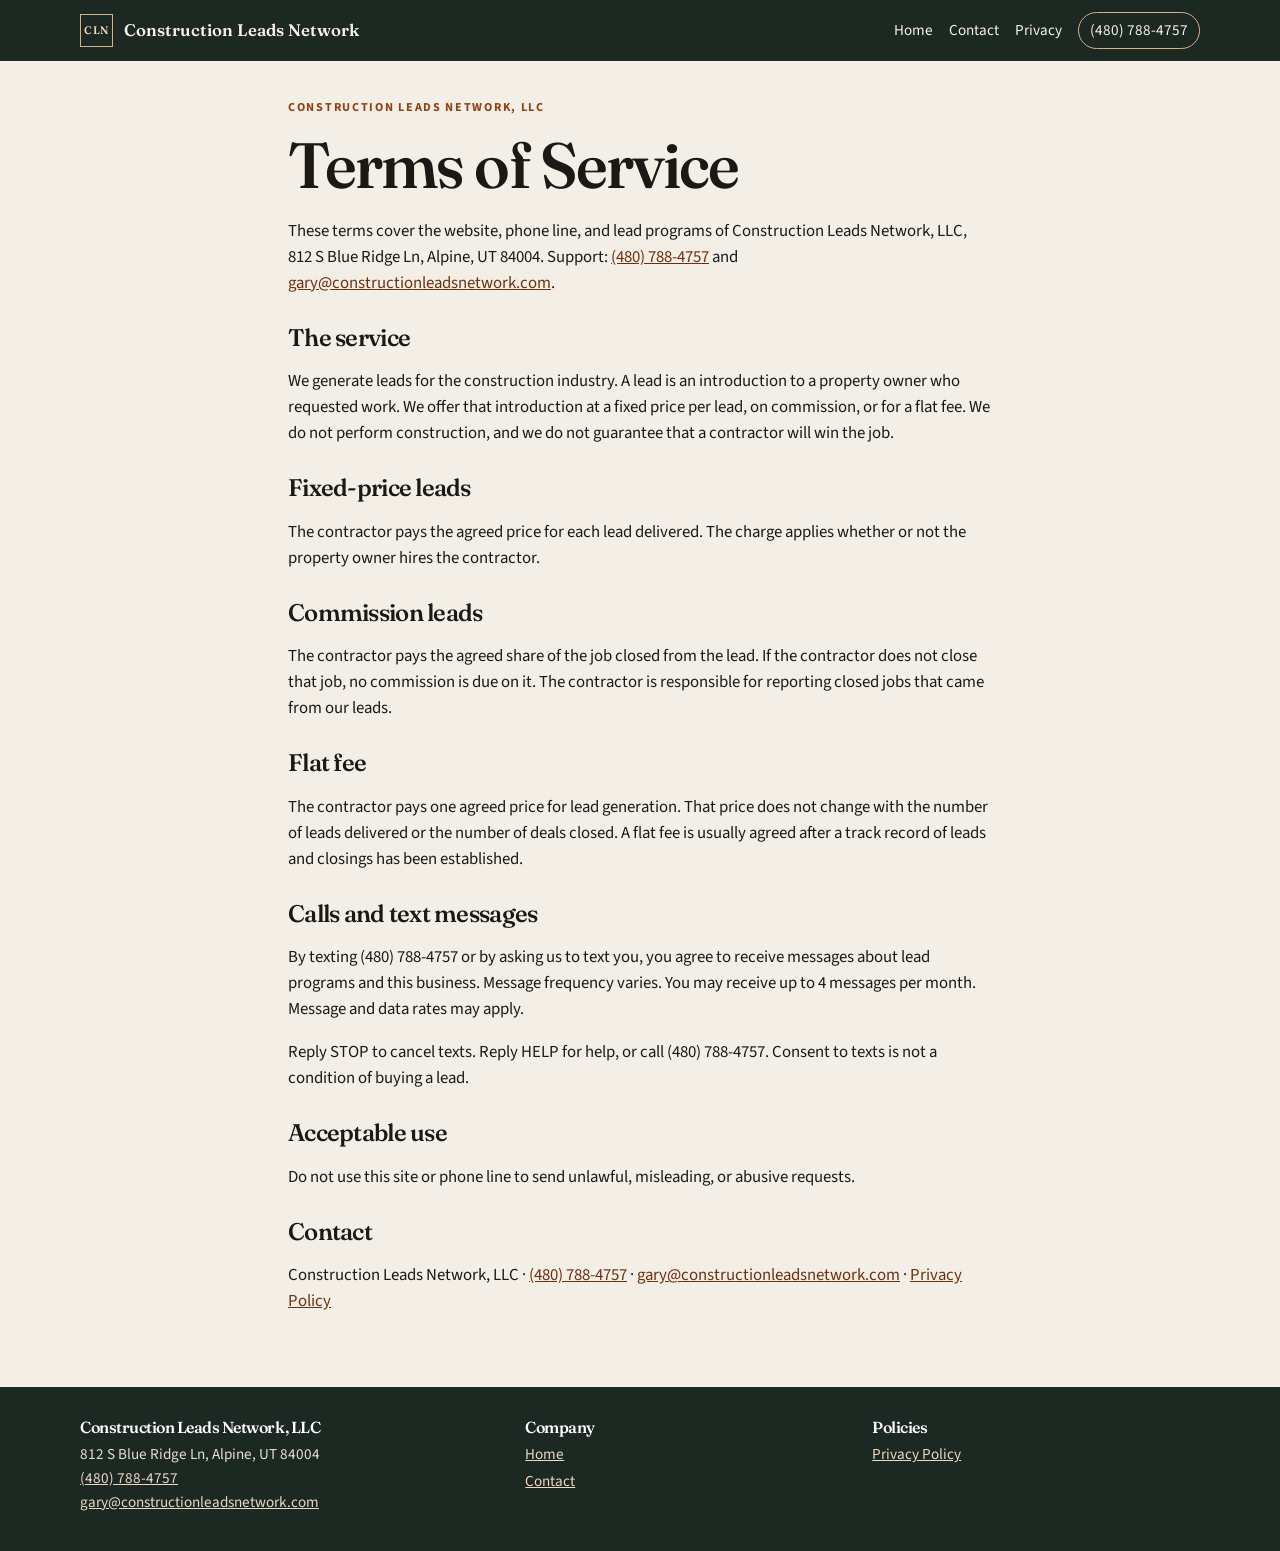
<file: terms.html>
<!DOCTYPE html>
<html lang="en">
<head>
  <meta charset="utf-8">
  <meta name="viewport" content="width=device-width, initial-scale=1">
  <title>Terms of Service · Construction Leads Network</title>
  <link rel="preconnect" href="https://fonts.googleapis.com">
  <link rel="preconnect" href="https://fonts.gstatic.com" crossorigin>
  <link href="https://fonts.googleapis.com/css2?family=Fraunces:opsz,wght@9..144,560;9..144,640&family=Source+Sans+3:wght@400;600;700&display=swap" rel="stylesheet">
  <link rel="stylesheet" href="styles.css">
</head>
<body>
  <header class="site">
    <div class="wrap bar">
      <a class="brand" href="index.html"><span class="mark">CLN</span> Construction Leads Network</a>
      <nav>
        <a href="index.html">Home</a>
        <a href="contact.html">Contact</a>
        <a href="privacy.html">Privacy</a>
        <a class="phone-link" href="tel:+14807884757">(480) 788-4757</a>
      </nav>
    </div>
  </header>
  <main class="wrap prose" style="padding: 2.4rem 0 3.5rem;">
    <p class="kicker">Construction Leads Network, LLC</p>
    <h1>Terms of Service</h1>
    <p>These terms cover the website, phone line, and lead programs of Construction Leads Network, LLC, 812 S Blue Ridge Ln, Alpine, UT 84004. Support: <a href="tel:+14807884757">(480) 788-4757</a> and <a href="mailto:gary@constructionleadsnetwork.com">gary@constructionleadsnetwork.com</a>.</p>

    <h2>The service</h2>
    <p>We generate leads for the construction industry. A lead is an introduction to a property owner who requested work. We offer that introduction at a fixed price per lead, on commission, or for a flat fee. We do not perform construction, and we do not guarantee that a contractor will win the job.</p>

    <h2>Fixed-price leads</h2>
    <p>The contractor pays the agreed price for each lead delivered. The charge applies whether or not the property owner hires the contractor.</p>

    <h2>Commission leads</h2>
    <p>The contractor pays the agreed share of the job closed from the lead. If the contractor does not close that job, no commission is due on it. The contractor is responsible for reporting closed jobs that came from our leads.</p>

    <h2>Flat fee</h2>
    <p>The contractor pays one agreed price for lead generation. That price does not change with the number of leads delivered or the number of deals closed. A flat fee is usually agreed after a track record of leads and closings has been established.</p>

    <h2>Calls and text messages</h2>
    <p>By texting (480) 788-4757 or by asking us to text you, you agree to receive messages about lead programs and this business. Message frequency varies. You may receive up to 4 messages per month. Message and data rates may apply.</p>
    <p>Reply STOP to cancel texts. Reply HELP for help, or call (480) 788-4757. Consent to texts is not a condition of buying a lead.</p>

    <h2>Acceptable use</h2>
    <p>Do not use this site or phone line to send unlawful, misleading, or abusive requests.</p>

    <h2>Contact</h2>
    <p>Construction Leads Network, LLC · <a href="tel:+14807884757">(480) 788-4757</a> · <a href="mailto:gary@constructionleadsnetwork.com">gary@constructionleadsnetwork.com</a> · <a href="privacy.html">Privacy Policy</a></p>
  </main>
  <footer class="site">
    <div class="wrap foot">
      <div>
        <h2>Construction Leads Network, LLC</h2>
        812 S Blue Ridge Ln, Alpine, UT 84004<br>
        <a href="tel:+14807884757">(480) 788-4757</a><br>
        <a href="mailto:gary@constructionleadsnetwork.com">gary@constructionleadsnetwork.com</a>
      </div>
      <div>
        <h2>Company</h2>
        <ul><li><a href="index.html">Home</a></li><li><a href="contact.html">Contact</a></li></ul>
      </div>
      <div>
        <h2>Policies</h2>
        <ul><li><a href="privacy.html">Privacy Policy</a></li></ul>
      </div>
    </div>
  </footer>
</body>
</html>
</file>
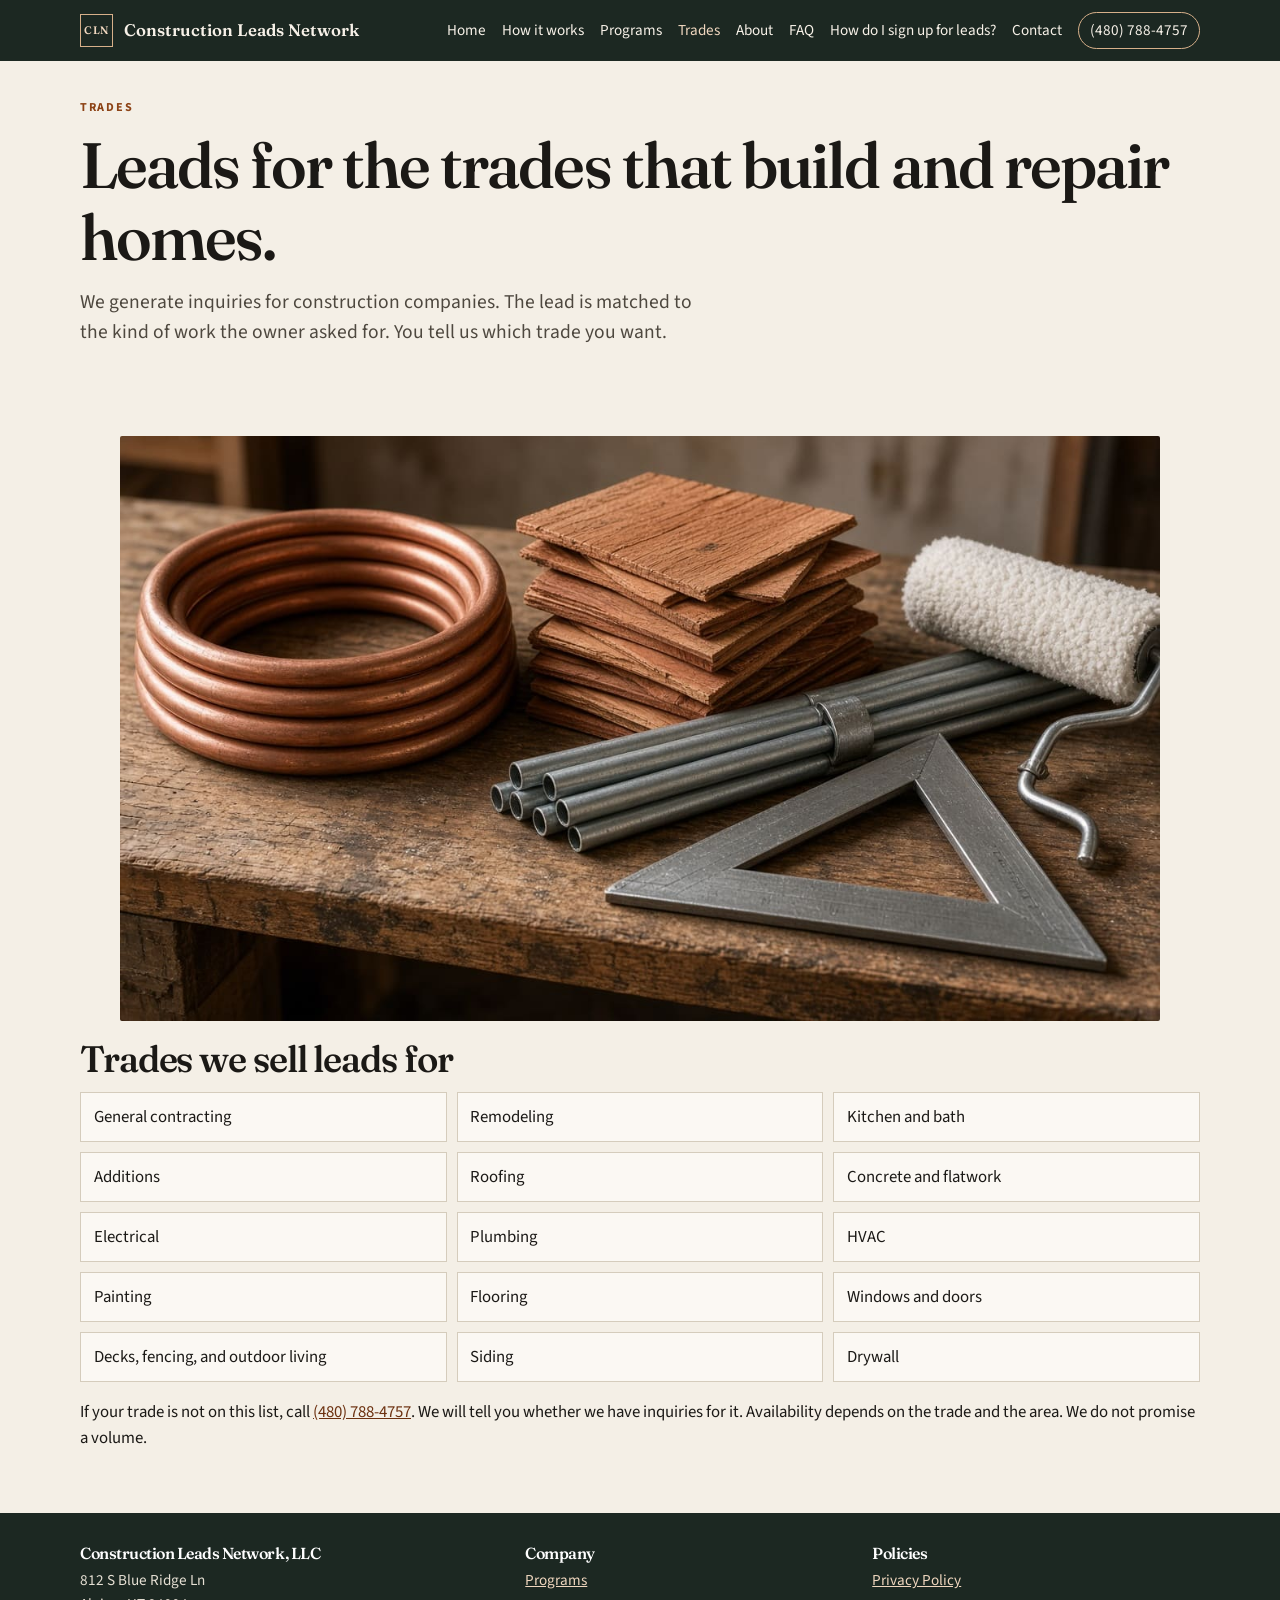
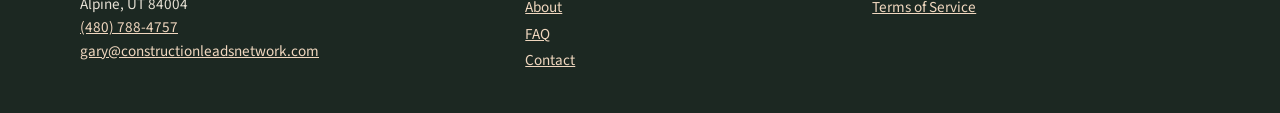
<file: trades.html>
<!DOCTYPE html>
<html lang="en">
<head>
  <meta charset="utf-8">
  <meta name="viewport" content="width=device-width, initial-scale=1">
  <title>Trades · Construction Leads Network</title>
  <meta name="description" content="Construction Leads Network generates leads for residential construction and home-improvement trades.">
  <link rel="preconnect" href="https://fonts.googleapis.com">
  <link rel="preconnect" href="https://fonts.gstatic.com" crossorigin>
  <link href="https://fonts.googleapis.com/css2?family=Fraunces:opsz,wght@9..144,560;9..144,640&family=Source+Sans+3:wght@400;600;700&display=swap" rel="stylesheet">
  <link rel="stylesheet" href="styles.css">
</head>
<body>
  <header class="site">
    <div class="wrap bar">
      <a class="brand" href="index.html"><span class="mark">CLN</span> Construction Leads Network</a>
      <nav>
        <a href="index.html">Home</a>
        <a href="how-it-works.html">How it works</a>
        <a href="programs.html">Programs</a>
        <a href="trades.html" aria-current="page">Trades</a>
        <a href="about.html">About</a>
        <a href="faq.html">FAQ</a>
        <a href="sign-up.html">How do I sign up for leads?</a>
        <a href="contact.html">Contact</a>
        <a class="phone-link" href="tel:+14807884757">(480) 788-4757</a>
      </nav>
    </div>
  </header>
  <main>
    <section class="page-intro">
      <div class="wrap">
        <p class="kicker">Trades</p>
        <h1>Leads for the trades that build and repair homes.</h1>
        <p class="lede">We generate inquiries for construction companies. The lead is matched to the kind of work the owner asked for. You tell us which trade you want.</p>
      </div>
    </section>
    <section>
      <div class="wrap">
        <figure class="frame">
          <img src="images/trade-materials.jpg" alt="Copper pipe, shingles, conduit, a paint roller, and a framing square on a workbench." width="1280" height="720">
        </figure>
        <h2>Trades we sell leads for</h2>
        <ul class="trades">
          <li>General contracting</li>
          <li>Remodeling</li>
          <li>Kitchen and bath</li>
          <li>Additions</li>
          <li>Roofing</li>
          <li>Concrete and flatwork</li>
          <li>Electrical</li>
          <li>Plumbing</li>
          <li>HVAC</li>
          <li>Painting</li>
          <li>Flooring</li>
          <li>Windows and doors</li>
          <li>Decks, fencing, and outdoor living</li>
          <li>Siding</li>
          <li>Drywall</li>
        </ul>
        <p>If your trade is not on this list, call <a href="tel:+14807884757">(480) 788-4757</a>. We will tell you whether we have inquiries for it. Availability depends on the trade and the area. We do not promise a volume.</p>
      </div>
    </section>
  </main>
  <footer class="site">
    <div class="wrap foot">
      <div>
        <h2>Construction Leads Network, LLC</h2>
        812 S Blue Ridge Ln<br>Alpine, UT 84004<br>
        <a href="tel:+14807884757">(480) 788-4757</a><br>
        <a href="mailto:gary@constructionleadsnetwork.com">gary@constructionleadsnetwork.com</a>
      </div>
      <div>
        <h2>Company</h2>
        <ul>
          <li><a href="programs.html">Programs</a></li>
          <li><a href="about.html">About</a></li>
          <li><a href="faq.html">FAQ</a></li>
          <li><a href="contact.html">Contact</a></li>
        </ul>
      </div>
      <div>
        <h2>Policies</h2>
        <ul>
          <li><a href="privacy.html">Privacy Policy</a></li>
          <li><a href="terms.html">Terms of Service</a></li>
        </ul>
      </div>
    </div>
  </footer>
</body>
</html>
</file>
<file: styles.css>
:root {
  --paper: #f4efe6;
  --paper-2: #e8e1d2;
  --ink: #1b1916;
  --ink-soft: #4e483f;
  --line: #d5ccbc;
  --copper: #8d4316;
  --copper-deep: #6c3110;
  --pine: #1c2822;
  --white: #fbf8f3;
  --max: 1120px;
}

* { box-sizing: border-box; }
html { scroll-behavior: smooth; }
body {
  margin: 0;
  font-family: "Source Sans 3", "Segoe UI", sans-serif;
  color: var(--ink);
  background: var(--paper);
  line-height: 1.55;
  font-size: 1.05rem;
}
img { max-width: 100%; height: auto; display: block; }
a { color: var(--copper-deep); }
h1, h2, h3 { font-family: Fraunces, Georgia, serif; font-weight: 560; letter-spacing: -0.03em; line-height: 1.12; }
.wrap { width: min(var(--max), calc(100% - 2rem)); margin: 0 auto; }

header.site { background: var(--pine); color: #f7f1e8; position: sticky; top: 0; z-index: 2; }
header.site a { color: inherit; text-decoration: none; }
.bar { display: flex; align-items: center; justify-content: space-between; gap: 1rem; padding: 0.75rem 0; }
.brand { display: flex; align-items: center; gap: 0.7rem; font-family: Fraunces, Georgia, serif; font-weight: 600; font-size: 1.05rem; }
.mark { width: 2.05rem; height: 2.05rem; border: 1.5px solid #d7b08a; display: grid; place-items: center; font-size: 0.68rem; letter-spacing: 0.04em; color: #f0d7bf; flex: none; }
nav { display: flex; flex-wrap: wrap; gap: 0.75rem 1rem; align-items: center; font-size: 0.95rem; }
nav a[aria-current="page"] { color: #f0d7bf; }
.company-tabs a[aria-current="page"] { border-bottom-color: #d7b08a; }
.company-tabs { display: block; border-top: 1px solid rgba(215, 176, 138, 0.35); padding: 0; }
.company-tabs .wrap { display: flex; flex-wrap: wrap; gap: 0; }
.company-tabs a { padding: 0.75rem 1.05rem; border-bottom: 2px solid transparent; }
.company-tabs a:hover { color: #f0d7bf; border-bottom-color: #d7b08a; }
.phone-link { border: 1px solid #d7b08a; padding: 0.35rem 0.7rem; border-radius: 999px; }

.kicker { text-transform: uppercase; letter-spacing: 0.14em; font-size: 0.76rem; color: var(--copper); font-weight: 700; margin: 0 0 0.7rem; }
h1 { font-size: clamp(2.3rem, 5vw, 4rem); margin: 0 0 0.9rem; }
h2 { font-size: clamp(1.7rem, 3vw, 2.3rem); margin: 0 0 0.8rem; }
.lede { font-size: 1.22rem; max-width: 40rem; color: var(--ink-soft); margin: 0 0 1.3rem; }

.hero { padding: 2.6rem 0 2.2rem; }
.hero-grid { display: grid; grid-template-columns: 1.05fr 0.95fr; gap: 2rem; align-items: center; }
.hero img, .frame img { width: 100%; height: auto; border-radius: 2px; }
.caption { color: var(--ink-soft); font-size: 0.88rem; margin: 0.4rem 0 0; }
.actions { display: flex; flex-wrap: wrap; gap: 0.7rem; align-items: center; }
.btn { display: inline-block; background: var(--copper); color: white; text-decoration: none; padding: 0.75rem 1.05rem; border-radius: 4px; font-weight: 650; }
.btn:hover { background: var(--copper-deep); }
.btn.ghost { background: transparent; color: var(--ink); border: 1px solid var(--ink); }

section { padding: 2.8rem 0; }
.band { background: var(--white); border-top: 1px solid var(--line); border-bottom: 1px solid var(--line); }
.grid-3 { display: grid; grid-template-columns: repeat(3, 1fr); gap: 1rem; }
.grid-2 { display: grid; grid-template-columns: 1fr 1fr; gap: 1.4rem; align-items: start; }
.card { background: var(--paper); border: 1px solid var(--line); padding: 1.15rem 1.1rem 1.25rem; }
.band .card { background: var(--white); }
.card img { margin-bottom: 0.85rem; }
.card h3 { margin: 0.85rem 0 0.35rem; font-size: 1.35rem; }
.card p, .card li { color: var(--ink-soft); }
.card p:last-child { margin-bottom: 0; }
.card a.more { font-weight: 700; }

.steps { list-style: none; padding: 0; margin: 0; display: grid; gap: 0.85rem; }
.steps li { display: grid; grid-template-columns: auto 1fr; gap: 0.8rem; align-items: start; }
.steps li span.n { font-family: Fraunces, Georgia, serif; width: 2rem; height: 2rem; border-radius: 50%; background: var(--pine); color: white; display: grid; place-items: center; }

.table-wrap { overflow-x: auto; }
table { width: 100%; border-collapse: collapse; background: var(--white); }
th, td { text-align: left; padding: 0.75rem 0.8rem; border-bottom: 1px solid var(--line); vertical-align: top; }
th { font-size: 0.95rem; }
thead th { background: var(--pine); color: #f7f1e8; }

.trades { display: grid; grid-template-columns: repeat(3, 1fr); gap: 0.6rem; padding: 0; margin: 0; list-style: none; }
.trades li { background: var(--white); border: 1px solid var(--line); padding: 0.7rem 0.8rem; }

details { border-bottom: 1px solid var(--line); padding: 0.85rem 0; }
summary { cursor: pointer; font-weight: 700; }
details p { margin: 0.55rem 0 0.2rem; color: var(--ink-soft); }

.callout { background: var(--pine); color: #f7f1e8; padding: 1.3rem 1.2rem; }
.callout a { color: #f0d7bf; }
.callout h2 { margin-top: 0; }
.fine { font-size: 0.92rem; color: #d9d3c6; }
.page-intro { padding: 2.4rem 0 0.4rem; }
.prose { max-width: 44rem; }
.prose h2 { margin-top: 1.8rem; font-size: 1.5rem; }

footer.site { background: var(--pine); color: #e6e0d4; padding: 2rem 0 2.3rem; font-size: 0.95rem; }
footer.site a { color: #f0d7bf; }
.foot { display: grid; grid-template-columns: 1.3fr 1fr 1fr; gap: 1.2rem; }
.foot h2 { font-size: 1rem; color: white; margin: 0 0 0.4rem; }
.foot ul { list-style: none; padding: 0; margin: 0; }
.foot li { margin: 0.2rem 0; }

@media (max-width: 860px) {
  .hero-grid, .grid-3, .grid-2, .trades, .foot { grid-template-columns: 1fr; }
  .bar { align-items: center; }
}
</file>
